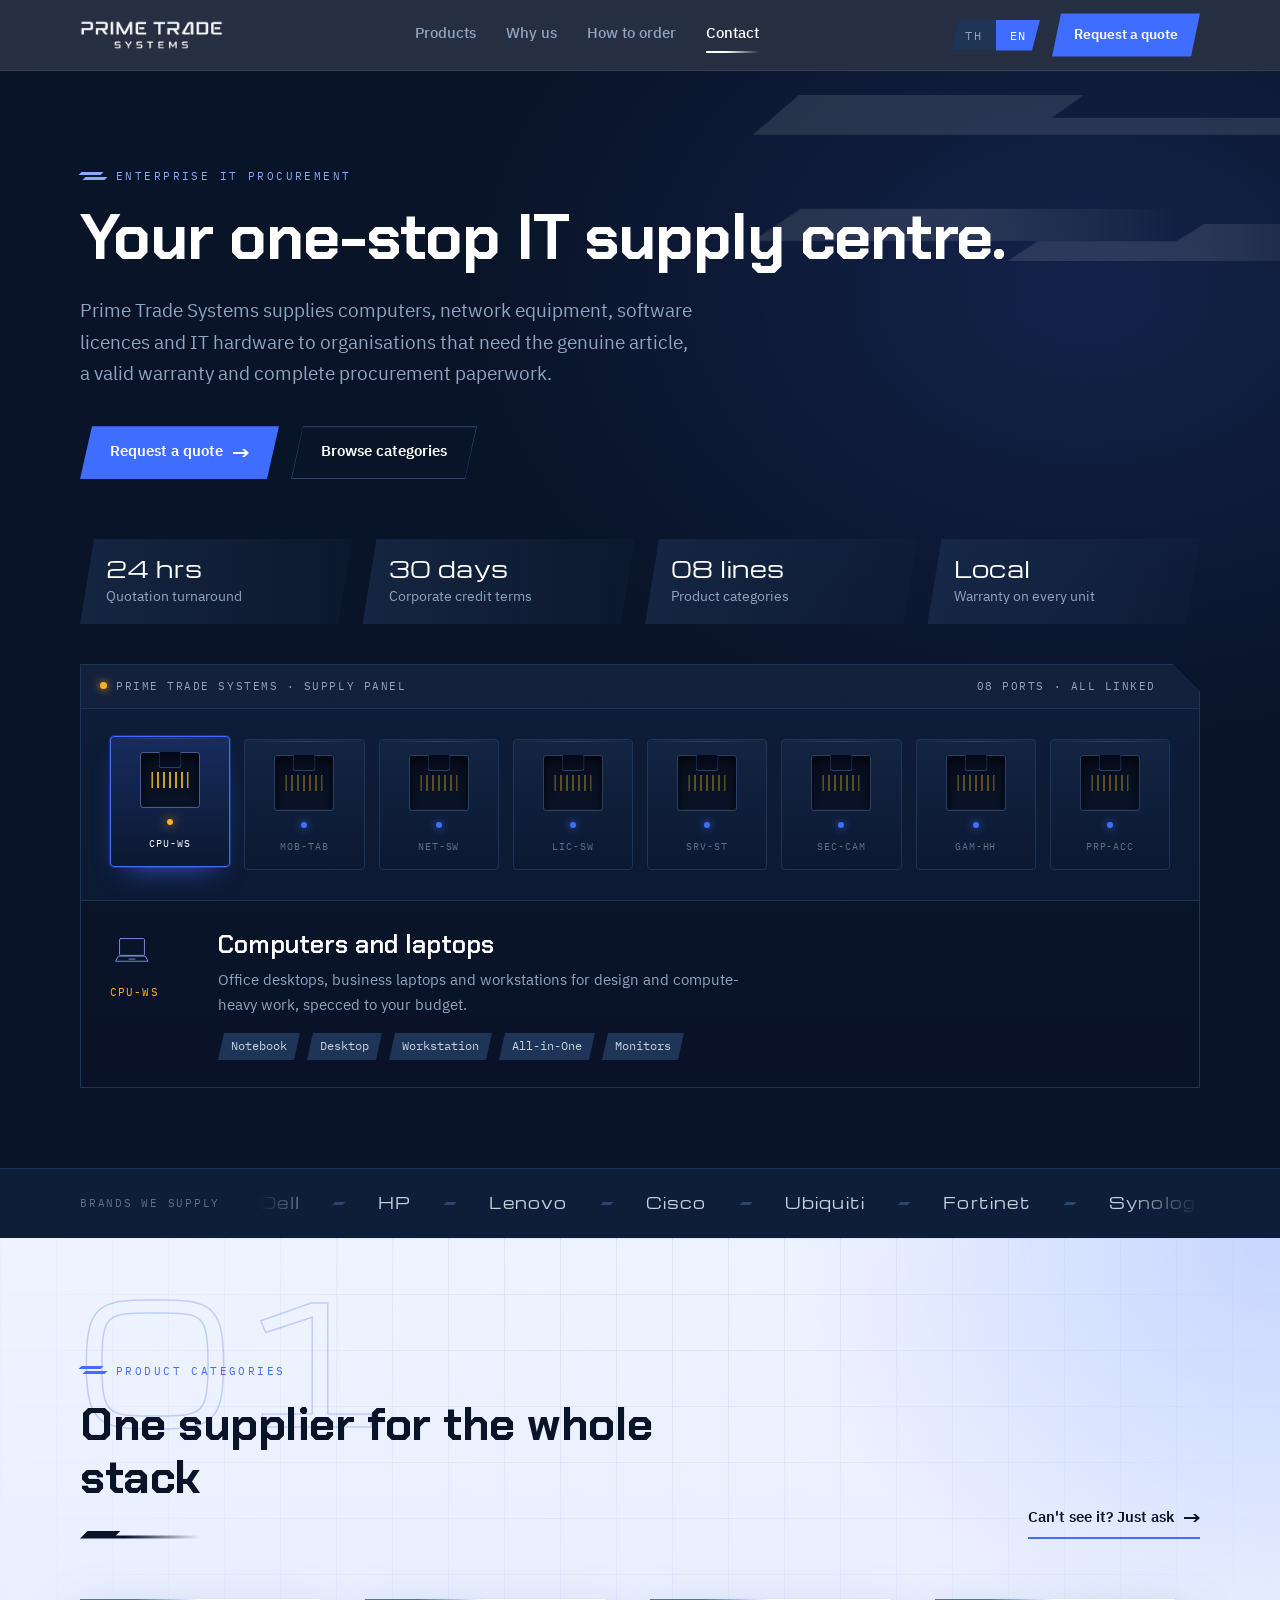
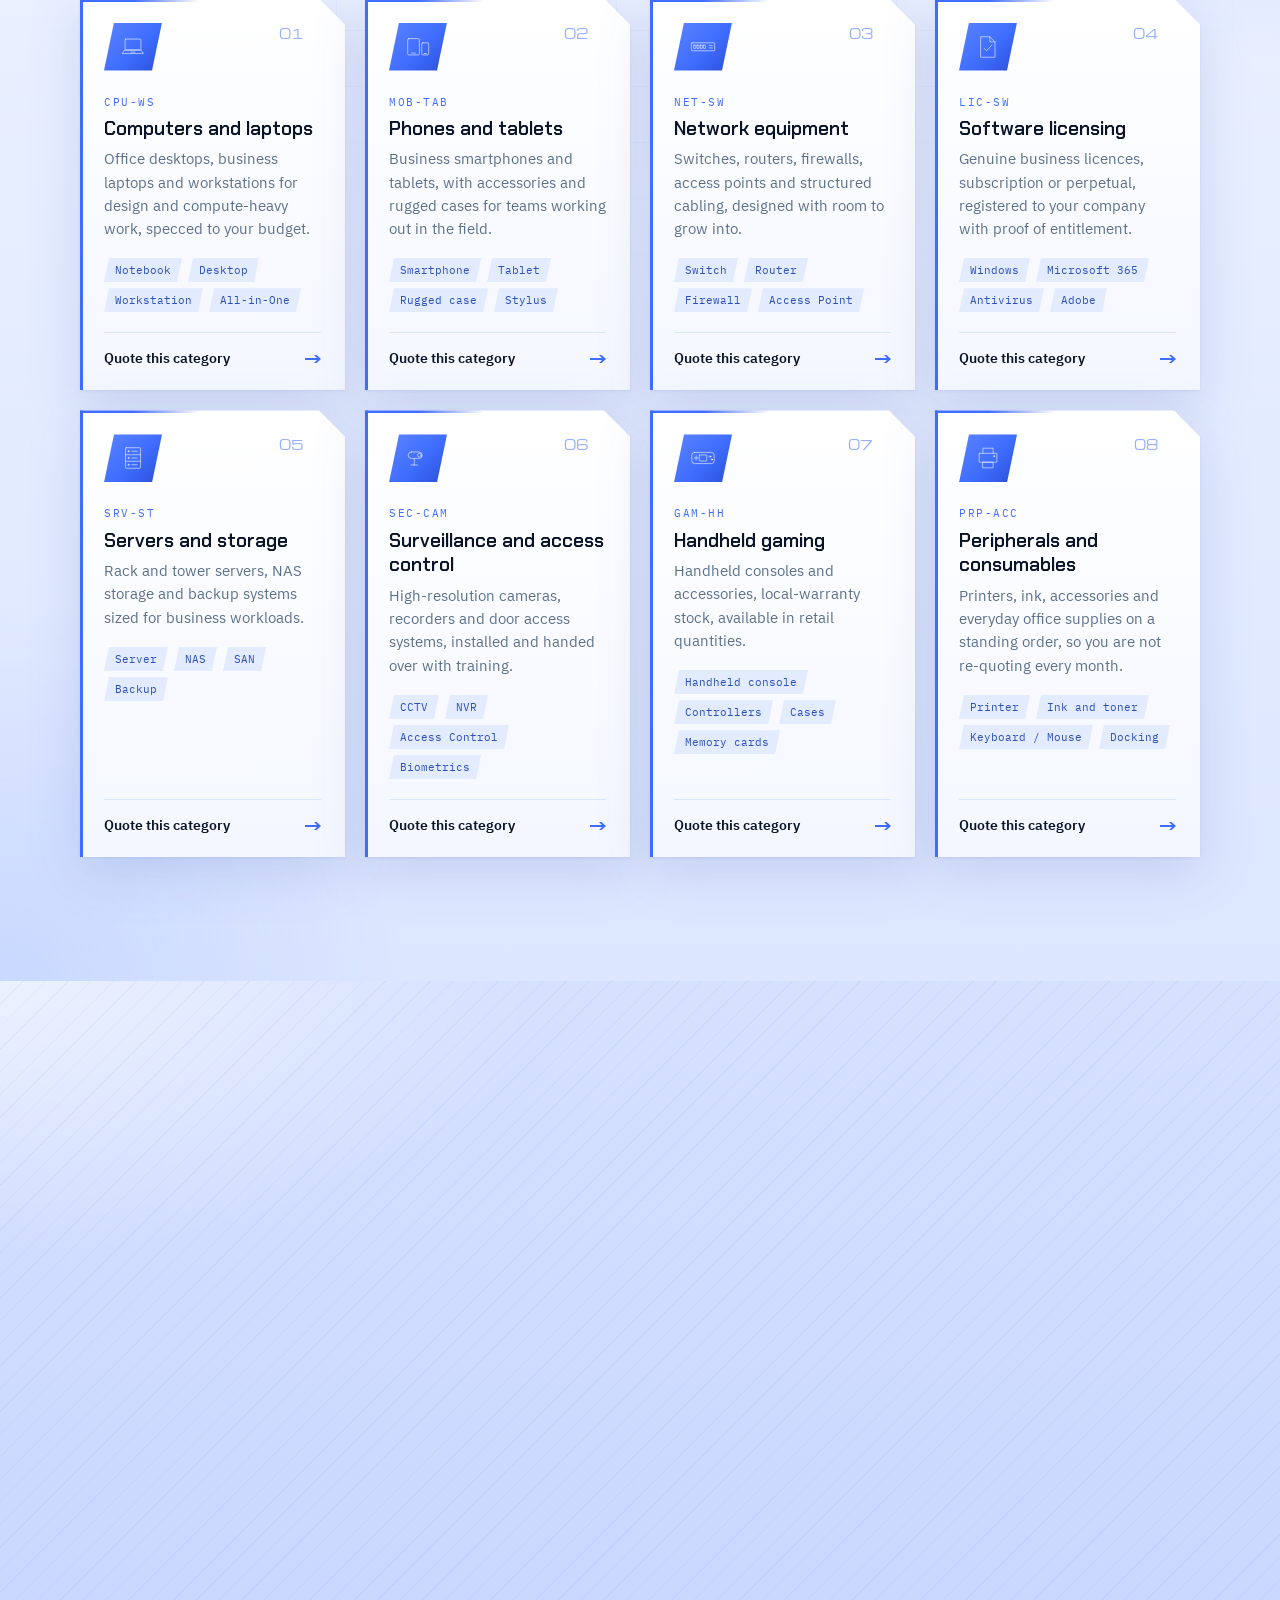
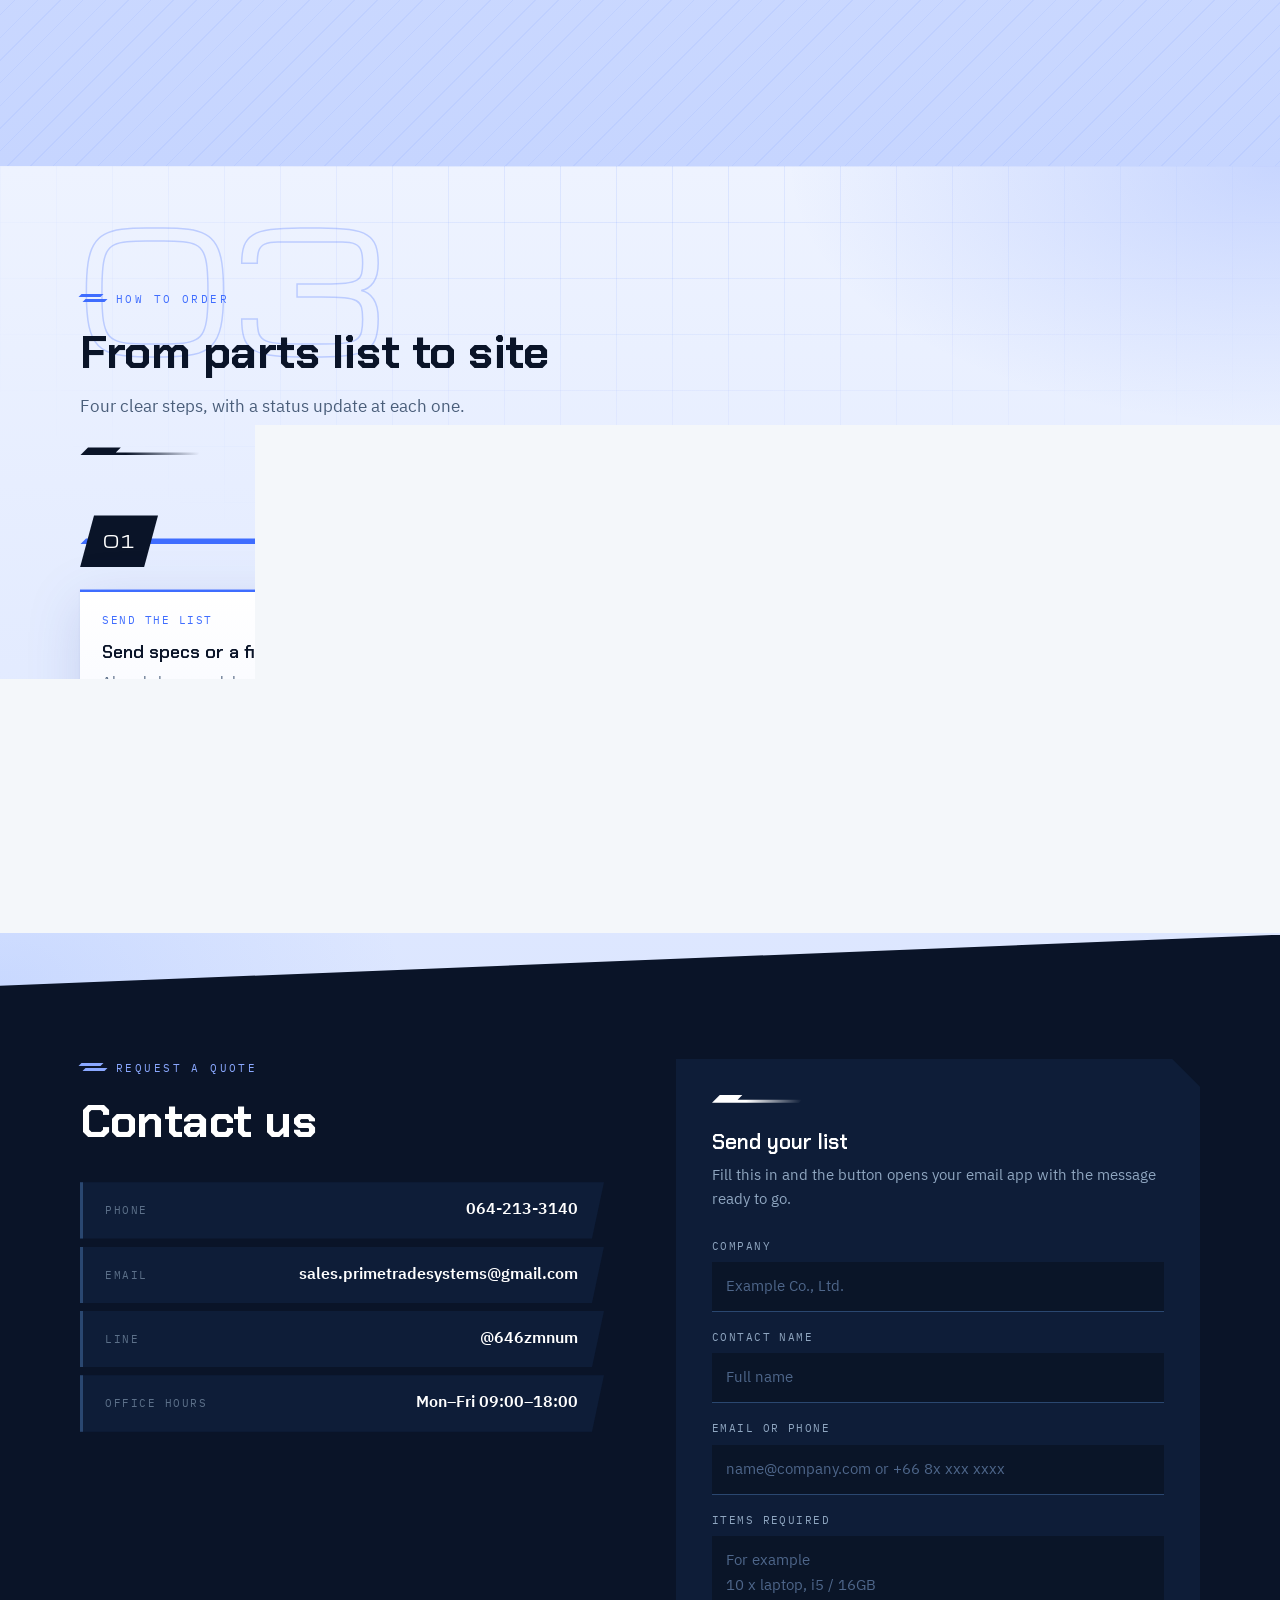
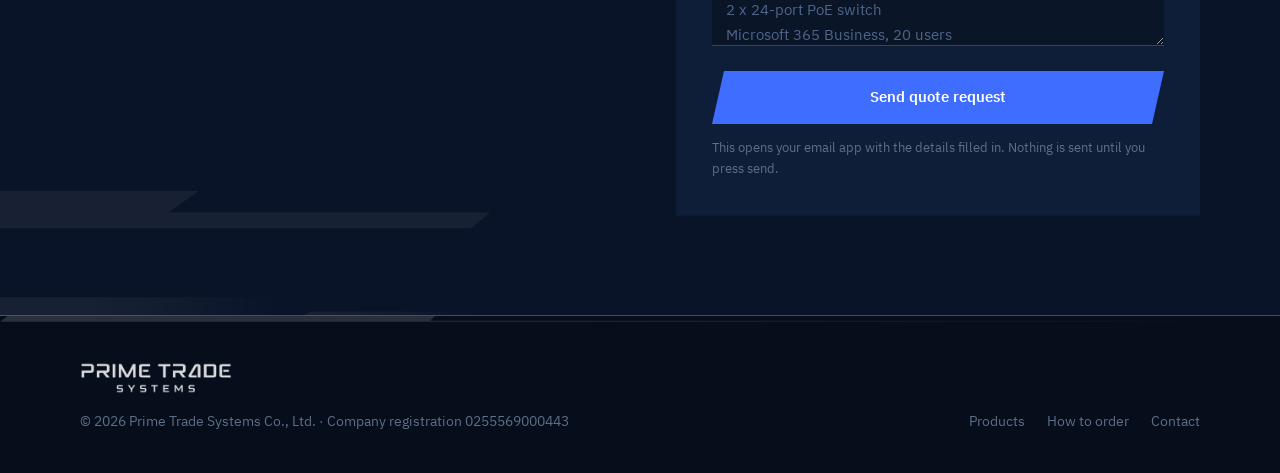
<file: index.html>
<!DOCTYPE html>
<html lang="th">
<head>
<meta charset="UTF-8">
<meta name="viewport" content="width=device-width, initial-scale=1">
<title>PRIME TRADE SYSTEMS — จัดหาคอมพิวเตอร์ อุปกรณ์เครือข่าย และไลเซนส์ซอฟต์แวร์</title>
<meta name="description" content="จัดหาคอมพิวเตอร์ อุปกรณ์เครือข่าย ไลเซนส์ซอฟต์แวร์ และอุปกรณ์ไอทีสำหรับองค์กร สินค้าของแท้ ใบรับประกันศูนย์ไทย ออกใบกำกับภาษีเต็มรูปแบบ ใบเสนอราคาภายใน 24 ชั่วโมง">
<meta name="theme-color" content="#0A1428">
<link rel="icon" href="favicon.png" sizes="32x32">
<link rel="icon" href="icon.png" sizes="512x512">
<link rel="apple-touch-icon" href="icon.png">

<meta property="og:type" content="website">
<meta property="og:site_name" content="PRIME TRADE SYSTEMS">
<meta property="og:title" content="PRIME TRADE SYSTEMS — จัดหาอุปกรณ์ไอทีสำหรับองค์กร">
<meta property="og:description" content="คอมพิวเตอร์ เครือข่าย ไลเซนส์ และอุปกรณ์ไอทีครบวงจร ใบเสนอราคาภายใน 24 ชั่วโมง">
<meta property="og:image" content="icon.png">
<meta property="og:locale" content="th_TH">
<meta name="twitter:card" content="summary">

<script type="application/ld+json">
{
  "@context":"https://schema.org",
  "@type":"Organization",
  "name":"Prime Trade Systems Co., Ltd.",
  "alternateName":"บริษัท ไพร์ม เทรด ซิสเต็ม จำกัด",
  "taxID":"0255569000443",
  "email":"sales.primetradesystems@gmail.com",
  "telephone":"+66642133140",
  "logo":"icon.png"
}
</script>

<link rel="preconnect" href="https://fonts.googleapis.com">
<link rel="preconnect" href="https://fonts.gstatic.com" crossorigin>
<link href="https://fonts.googleapis.com/css2?family=Chakra+Petch:wght@500;600;700&family=IBM+Plex+Mono:wght@400;500&family=IBM+Plex+Sans+Thai:wght@400;500;600&family=Michroma&display=swap" rel="stylesheet">

<style>
/* =========================================================
   PRIME TRADE SYSTEMS — brand system
   Everything visual is derived from the logo mark:
   slanted stripes, a stepped notch, and a white→navy fade.
   ========================================================= */
:root{
  /* navy scale (from the icon background) */
  --navy-950:#060D1B;
  --navy:#0A1428;
  --navy-2:#0E1D38;
  --steel:#1E3557;
  --steel-soft:#2A4770;

  /* silver scale (from the mark's white and its fade) */
  --white:#FFFFFF;
  --silver:#C6D2E1;
  --muted-dark:#8FA6C0;

  /* light surfaces */
  --paper:#F4F7FA;
  --paper-2:#E8EEF5;
  --rule:#D5DFEA;
  --ink:#0A1428;
  --muted:#5C7089;

  /* accents */
  --blue:#3F6DFF;
  --blue-hover:#2F5BEB;
  --blue-soft:#8AA8FF;
  --signal:#FFB020;

  /* the mark's fade, reused as the brand "streak" */
  --streak:linear-gradient(90deg,#fff 0%,#fff 38%,rgba(255,255,255,0) 100%);
  --streak-ink:linear-gradient(90deg,var(--ink) 0%,var(--ink) 38%,rgba(10,20,40,0) 100%);

  /* the mark's slant — used for every cut corner */
  --cut:12px;

  --wide:"Michroma","Chakra Petch",system-ui,sans-serif;
  --display:"Chakra Petch",system-ui,sans-serif;
  --body:"IBM Plex Sans Thai",system-ui,sans-serif;
  --mono:"IBM Plex Mono","IBM Plex Sans Thai",monospace;

  --shell:1200px;
  --pad:clamp(20px,5vw,40px);
  --ease:cubic-bezier(.2,.7,.3,1);
}

*{box-sizing:border-box;margin:0;padding:0}
html{scroll-behavior:smooth;-webkit-text-size-adjust:100%;scroll-padding-top:76px}
body{
  font-family:var(--body);
  background:var(--paper);
  color:var(--ink);
  line-height:1.65;
  font-size:16px;
  overflow-x:hidden;
}
img{max-width:100%;display:block}
a{color:inherit}
::selection{background:var(--blue);color:#fff}
:focus-visible{outline:2px solid var(--signal);outline-offset:3px;border-radius:2px}

.shell{width:100%;max-width:var(--shell);margin-inline:auto;padding-inline:var(--pad)}

.skip{position:absolute;left:-9999px;top:0;background:var(--signal);color:var(--ink);padding:12px 20px;z-index:999;font-weight:600}
.skip:focus{left:0}

/* ---------- brand primitives ---------- */

/* parallelogram, same slant as the logo stripes */
.slant{clip-path:polygon(var(--cut) 0,100% 0,calc(100% - var(--cut)) 100%,0 100%)}
/* cut corner (top-right), for cards */
.notch{clip-path:polygon(0 0,calc(100% - 22px) 0,100% 22px,100% 100%,0 100%)}

/* the logo stripe as a rule: thick left part, a stepped notch, thin tail */
.streak{
  display:block;height:8px;width:100%;
  background:var(--streak-ink);
  clip-path:polygon(0 100%,8px 0,34% 0,calc(34% - 5px) 5px,100% 5px,calc(100% - 3px) 100%);
}
.streak--light{background:var(--streak)}

/* eyebrow: two stepped mini-stripes instead of a plain line */
.eyebrow{
  font-family:var(--mono);font-size:11px;
  letter-spacing:.22em;text-transform:uppercase;color:var(--blue);
  display:flex;align-items:center;gap:14px;margin-bottom:18px;
}
.eyebrow::before{
  content:"";flex:none;width:22px;height:3px;margin-bottom:6px;
  background:currentColor;transform:skewX(-45deg);
  box-shadow:9px 5px 0 0 currentColor;
}
.eyebrow--light{color:var(--blue-soft)}

.h2{font-family:var(--display);font-weight:700;font-size:clamp(28px,4vw,46px);line-height:1.16;letter-spacing:-.01em}
.lede{color:var(--muted);max-width:56ch;margin-top:14px;font-size:clamp(15px,1.6vw,17px)}

/* ---------- buttons ---------- */
.btn{
  position:relative;isolation:isolate;
  display:inline-flex;align-items:center;justify-content:center;gap:10px;
  font-family:var(--body);font-weight:600;font-size:15px;
  padding:14px 30px;border:0;
  text-decoration:none;cursor:pointer;
  clip-path:polygon(var(--cut) 0,100% 0,calc(100% - var(--cut)) 100%,0 100%);
  transition:background .2s,color .2s,transform .12s;
}
.btn:active{transform:translateY(1px)}
.btn__arw{width:16px;height:10px;transition:transform .25s var(--ease)}
.btn:hover .btn__arw{transform:translateX(4px)}

.btn--primary{background:var(--blue);color:#fff}
.btn--primary:hover{background:var(--blue-hover)}
/* a light sweep across the button, like the mark's fade */
.btn--primary::after{
  content:"";position:absolute;inset:0;z-index:-1;
  background:linear-gradient(100deg,transparent 30%,rgba(255,255,255,.28) 50%,transparent 70%);
  transform:translateX(-120%);transition:transform .6s var(--ease);
}
.btn--primary:hover::after{transform:translateX(120%)}

/* ghost: 1px outline done with an inset layer, so the slant survives */
.btn--ghost{background:var(--steel-soft);color:#fff}
.btn--ghost::before{
  content:"";position:absolute;inset:1px;z-index:-1;background:var(--navy);
  clip-path:polygon(calc(var(--cut) - 1px) 0,100% 0,calc(100% - var(--cut) + 1px) 100%,0 100%);
  transition:background .2s;
}
.btn--ghost:hover{background:var(--blue-soft)}
.btn--ghost:hover::before{background:var(--navy-2)}

.btn--sm{padding:10px 22px;font-size:14px;--cut:9px}
.btn--wide{width:100%}

/* ---------- header ---------- */
.hdr{
  position:sticky;top:0;z-index:100;
  background:rgba(10,20,40,.88);
  backdrop-filter:blur(14px);-webkit-backdrop-filter:blur(14px);
  border-bottom:1px solid rgba(138,168,255,.12);
}
.hdr__in{display:flex;align-items:center;justify-content:space-between;gap:18px;height:70px}
.hdr__right{display:flex;align-items:center;gap:12px}

.brand{display:flex;align-items:center;text-decoration:none;flex:none}
.brand__logo{height:30px;width:auto;display:block}
@media(max-width:520px){.brand__logo{height:23px}}

.nav{display:flex;align-items:center;gap:30px}
.nav a{
  position:relative;color:var(--muted-dark);text-decoration:none;
  font-size:14.5px;font-weight:500;transition:color .2s;padding-block:6px;
}
.nav a::after{
  content:"";position:absolute;left:0;right:0;bottom:0;height:2px;
  background:var(--streak);transform:scaleX(0);transform-origin:left;
  transition:transform .3s var(--ease);
}
.nav a:hover,.nav a.is-here{color:#fff}
.nav a:hover::after,.nav a.is-here::after{transform:scaleX(1)}
@media(max-width:980px){.nav{display:none}}

.lang{display:flex;background:var(--steel);flex:none;clip-path:polygon(8px 0,100% 0,calc(100% - 8px) 100%,0 100%)}
.lang__b{
  font-family:var(--mono);font-size:11.5px;letter-spacing:.1em;
  background:transparent;color:var(--muted-dark);
  border:0;padding:8px 14px;cursor:pointer;
  transition:background .18s,color .18s;
}
.lang__b:hover{color:#fff}
.lang__b.is-on{background:var(--blue);color:#fff}

.menu-b{
  display:none;width:42px;height:38px;border:0;cursor:pointer;
  background:var(--steel);color:#fff;
  clip-path:polygon(8px 0,100% 0,calc(100% - 8px) 100%,0 100%);
  align-items:center;justify-content:center;
}
.menu-b svg{width:20px;height:14px}
@media(max-width:980px){.menu-b{display:inline-flex}}
@media(max-width:560px){.hdr .btn--sm{display:none}}

.mnav{
  display:none;border-top:1px solid var(--steel);
  background:var(--navy);padding:8px var(--pad) 20px;
}
.mnav.is-open{display:block}
.mnav a{
  display:flex;justify-content:space-between;align-items:center;
  color:var(--silver);text-decoration:none;font-weight:500;
  padding:14px 0;border-bottom:1px solid var(--steel);
}
.mnav a span{font-family:var(--mono);font-size:11px;color:var(--muted)}
@media(min-width:981px){.mnav{display:none!important}}

/* ---------- hero ---------- */
.hero{
  background:
    radial-gradient(ellipse 70% 60% at 85% 20%,rgba(63,109,255,.16),transparent 70%),
    var(--navy);
  color:#fff;position:relative;overflow:hidden;
  padding-block:clamp(56px,8vw,96px) clamp(48px,7vw,80px);
}
/* the brand mark, large, sliding in from the left like motion lines */
.hero__mark{
  position:absolute;pointer-events:none;
  right:clamp(-220px,-10vw,-60px);top:clamp(-10px,1vw,20px);
  width:clamp(420px,52vw,760px);height:auto;opacity:.11;
}
@media(max-width:700px){.hero__mark{top:auto;bottom:38%;opacity:.08}}
.hero__mark .s{transform:translateX(-80px);opacity:0;animation:streakIn 1.1s var(--ease) forwards}
.hero__mark .s2{animation-delay:.12s}
.hero__mark .s3{animation-delay:.24s}
@keyframes streakIn{to{transform:none;opacity:1}}

.hero__in{position:relative;z-index:1}
.hero__head{max-width:1040px}
.nowrap{white-space:nowrap}
.hero h1{font-family:var(--display);font-weight:700;font-size:clamp(34px,5.4vw,64px);line-height:1.08;letter-spacing:-.015em}
.hero h1 .hl{
  background:linear-gradient(90deg,#fff 0%,var(--blue-soft) 55%,var(--blue) 100%);
  -webkit-background-clip:text;background-clip:text;color:transparent;
}
.hero__sub{margin-top:24px;font-size:clamp(16px,1.9vw,19px);color:var(--muted-dark);max-width:56ch}
.hero__cta{display:flex;flex-wrap:wrap;gap:12px;margin-top:36px}

/* key facts — each one sits on a slanted plate */
.facts{
  display:grid;grid-template-columns:repeat(4,1fr);gap:10px;
  margin-top:clamp(40px,6vw,60px);list-style:none;
}
@media(max-width:860px){.facts{grid-template-columns:repeat(2,1fr)}}
.fact{
  position:relative;padding:16px 22px 16px 26px;
  background:linear-gradient(90deg,rgba(30,53,87,.55),rgba(30,53,87,.12));
  clip-path:polygon(14px 0,100% 0,calc(100% - 14px) 100%,0 100%);
}
.fact__n{font-family:var(--wide);font-size:clamp(17px,2.2vw,22px);letter-spacing:.02em;color:#fff;line-height:1.3;display:block}
.fact__l{font-size:13.5px;color:var(--muted-dark);display:block;margin-top:2px}

.rise{opacity:0;transform:translateY(18px);animation:rise .8s var(--ease) forwards}
.rise:nth-child(1){animation-delay:.05s}
.rise:nth-child(2){animation-delay:.14s}
.rise:nth-child(3){animation-delay:.23s}
.rise:nth-child(4){animation-delay:.32s}
@keyframes rise{to{opacity:1;transform:none}}

/* ---------- port panel ---------- */
.panel{
  margin-top:clamp(28px,4vw,40px);
  background:linear-gradient(180deg,var(--navy-2),#0B1730);
  box-shadow:0 24px 60px -30px rgba(0,0,0,.9);
  position:relative;
  clip-path:polygon(0 0,calc(100% - 28px) 0,100% 28px,100% 100%,0 100%);
}
.panel::before{ /* hairline border that follows the cut corner */
  content:"";position:absolute;inset:0;pointer-events:none;
  border:1px solid var(--steel);
  clip-path:polygon(0 0,calc(100% - 28px) 0,100% 28px,100% 100%,0 100%);
}
.panel__cut{ /* the diagonal edge line */
  position:absolute;right:0;top:0;width:40px;height:40px;pointer-events:none;
  background:linear-gradient(225deg,transparent 19px,var(--steel) 19px,var(--steel) 20.4px,transparent 20.4px);
}
.panel__bar{
  display:flex;align-items:center;justify-content:space-between;gap:16px;flex-wrap:wrap;
  padding:13px 44px 13px 20px;border-bottom:1px solid var(--steel);
  background:rgba(255,255,255,.02);
  font-family:var(--mono);font-size:11px;letter-spacing:.14em;
  text-transform:uppercase;color:var(--muted-dark);
}
.panel__pwr{display:flex;align-items:center;gap:9px}
.panel__pwr i{width:7px;height:7px;border-radius:50%;background:var(--signal);box-shadow:0 0 9px var(--signal);flex:none}

.ports{
  display:grid;grid-template-columns:repeat(8,1fr);
  gap:clamp(8px,1.2vw,14px);
  padding:clamp(18px,3vw,30px);
}
@media(max-width:940px){.ports{grid-template-columns:repeat(4,1fr)}}

.port{
  position:relative;
  display:flex;flex-direction:column;align-items:center;gap:11px;
  padding:15px 6px 13px;
  background:linear-gradient(180deg,rgba(30,53,87,.34),rgba(10,23,48,.55));
  border:1px solid var(--steel);border-radius:4px;
  cursor:pointer;opacity:0;color:inherit;font:inherit;
  transition:border-color .25s,background .25s,transform .22s,box-shadow .25s;
}
.port__bevel{
  position:absolute;left:1px;right:1px;top:1px;height:1px;
  background:linear-gradient(90deg,transparent,rgba(255,255,255,.14),transparent);
  pointer-events:none;
}
.port.is-on{opacity:1}

.jack{
  position:relative;
  width:clamp(44px,5.2vw,60px);aspect-ratio:1/.94;
  background:linear-gradient(180deg,#060D1C,#0A1428);
  border:1px solid #24406B;border-radius:3px;
  box-shadow:inset 0 3px 9px rgba(0,0,0,.8),inset 0 -1px 0 rgba(255,255,255,.05);
}
.jack::before{
  content:"";position:absolute;left:50%;top:-1px;transform:translateX(-50%);
  width:36%;height:28%;
  background:linear-gradient(180deg,#04091A,#070E1F);
  border:1px solid #24406B;border-top:0;border-radius:0 0 3px 3px;
}
.jack::after{
  content:"";position:absolute;left:50%;top:34%;transform:translateX(-50%);
  width:64%;height:30%;
  background:repeating-linear-gradient(90deg,#C9A227 0 1.5px,transparent 1.5px 6px);
  opacity:.42;transition:opacity .3s;
}

.port__led{width:6px;height:6px;border-radius:50%;background:#152744;flex:none;transition:background .3s,box-shadow .3s}
.port__sku{font-family:var(--mono);font-size:10px;letter-spacing:.09em;color:var(--muted);white-space:nowrap;transition:color .25s}
@media(max-width:420px){.port__sku{font-size:9px;letter-spacing:.04em}}

.port.is-on .port__led{background:var(--blue);box-shadow:0 0 9px var(--blue);animation:blink 2.8s ease-in-out infinite}
.port:hover,.port:focus-visible{border-color:var(--steel-soft);transform:translateY(-3px)}
.port:hover .port__sku,.port:focus-visible .port__sku{color:var(--muted-dark)}
.port:hover .jack::after{opacity:.7}

.port.is-active{
  border-color:var(--blue);transform:translateY(-3px);
  background:linear-gradient(180deg,rgba(63,109,255,.2),rgba(10,23,48,.6));
  box-shadow:0 0 0 1px rgba(63,109,255,.3),0 14px 30px -16px rgba(63,109,255,.85);
}
.port.is-active .jack{border-color:#3C5F96}
.port.is-active .jack::after{opacity:1}
.port.is-active .port__sku{color:#fff}
.port.is-active .port__led{background:var(--signal);box-shadow:0 0 12px var(--signal);animation:none}
@keyframes blink{0%,100%{opacity:1}46%{opacity:1}50%{opacity:.3}54%{opacity:1}}

.readout{
  border-top:1px solid var(--steel);
  padding:clamp(20px,2.8vw,28px) clamp(18px,3vw,30px);
  display:grid;grid-template-columns:78px 1fr;gap:clamp(18px,3vw,30px);
  align-items:start;min-height:150px;background:rgba(0,0,0,.2);
}
@media(max-width:620px){.readout{grid-template-columns:1fr;gap:14px;min-height:0}}
.readout__key{display:flex;flex-direction:column;align-items:flex-start;gap:10px}
.readout__ico{width:44px;height:44px;color:var(--blue-soft);opacity:.9}
.readout__sku{font-family:var(--mono);font-size:11px;letter-spacing:.1em;color:var(--signal)}
.readout__t{font-family:var(--display);font-weight:600;font-size:clamp(19px,2.6vw,25px);line-height:1.3;color:#fff}
.readout__d{color:var(--muted-dark);font-size:15px;margin-top:8px;max-width:62ch}
.readout__items{display:flex;flex-wrap:wrap;gap:7px;margin-top:14px}
.readout__items span{
  font-family:var(--mono);font-size:11.5px;color:var(--silver);
  background:var(--steel);padding:4px 13px;
  clip-path:polygon(6px 0,100% 0,calc(100% - 6px) 100%,0 100%);
}
.readout__hint{color:var(--muted);font-size:14.5px;font-family:var(--mono);letter-spacing:.03em}
.readout__body{animation:fade .3s ease}
@keyframes fade{from{opacity:0;transform:translateY(5px)}to{opacity:1}}

/* ---------- brand marquee ---------- */
.supply{background:var(--navy-2);border-top:1px solid var(--steel);color:var(--muted-dark);padding-block:22px;overflow:hidden}
.supply__in{display:flex;align-items:center;gap:clamp(18px,4vw,40px)}
.supply__lbl{font-family:var(--mono);font-size:11px;letter-spacing:.16em;text-transform:uppercase;color:var(--muted);flex:none}
.marquee{
  flex:1;min-width:0;overflow:hidden;
  mask-image:linear-gradient(90deg,transparent,#000 8%,#000 92%,transparent);
  -webkit-mask-image:linear-gradient(90deg,transparent,#000 8%,#000 92%,transparent);
}
.marquee__track{display:flex;width:max-content;animation:slide 38s linear infinite}
.marquee:hover .marquee__track{animation-play-state:paused}
.supply__list{display:flex;align-items:center;list-style:none;flex:none}
.supply__list li{
  font-family:var(--wide);font-size:clamp(13px,1.5vw,15px);letter-spacing:.08em;
  color:var(--silver);white-space:nowrap;display:flex;align-items:center;
}
.supply__list li::after{ /* slash separator in the mark's slant */
  content:"";width:10px;height:3px;background:var(--steel-soft);
  transform:skewX(-45deg);margin-inline:clamp(20px,3vw,34px);
}
@keyframes slide{to{transform:translateX(-50%)}}
@media(max-width:620px){.supply__in{flex-direction:column;align-items:flex-start;gap:12px}.marquee{width:100%}}

/* ---------- light sections ---------- */
.sec{position:relative;isolation:isolate;overflow:hidden;padding-block:clamp(72px,10vw,124px)}
.sec--paper{
  background:
    radial-gradient(ellipse 55% 45% at 100% 0%,rgba(63,109,255,.22),transparent 70%),
    radial-gradient(ellipse 45% 40% at 0% 100%,rgba(120,160,255,.20),transparent 70%),
    linear-gradient(180deg,#EEF3FF 0%,#DCE6FF 100%);
}
.sec--paper::before{ /* faint blueprint grid, fading out downwards */
  content:"";position:absolute;inset:0;z-index:-1;pointer-events:none;
  background-image:
    linear-gradient(rgba(63,109,255,.10) 1px,transparent 1px),
    linear-gradient(90deg,rgba(63,109,255,.10) 1px,transparent 1px);
  background-size:56px 56px;
  -webkit-mask-image:radial-gradient(ellipse 80% 70% at 50% 0%,#000 10%,transparent 75%);
          mask-image:radial-gradient(ellipse 80% 70% at 50% 0%,#000 10%,transparent 75%);
}
.sec--mist{
  background:
    repeating-linear-gradient(135deg,rgba(63,109,255,.07) 0 1px,transparent 1px 16px),
    radial-gradient(ellipse 60% 50% at 0% 0%,rgba(255,255,255,.55),transparent 70%),
    linear-gradient(180deg,#D6E1FF,#C6D5FF);
}
.sec--last{padding-bottom:clamp(110px,14vw,170px)}
.sec__mark{position:absolute;z-index:-1;pointer-events:none;height:auto;opacity:.07}
.sec__mark--r{right:clamp(-220px,-12vw,-80px);top:clamp(40px,6vw,90px);width:clamp(420px,50vw,760px)}
.sec__mark--l{left:clamp(-240px,-14vw,-90px);bottom:clamp(90px,10vw,140px);width:clamp(380px,44vw,680px)}

.sec__head{position:relative;max-width:680px;margin-bottom:clamp(40px,5vw,60px)}
.sec__head .streak{width:120px;margin-top:26px}
.sec__num{ /* big outlined section number behind the heading */
  position:absolute;left:-4px;top:-.55em;z-index:-1;pointer-events:none;user-select:none;
  font-family:var(--wide);font-size:clamp(88px,13vw,168px);line-height:1;letter-spacing:-.02em;
  color:transparent;-webkit-text-stroke:1.5px rgba(63,109,255,.28);
}
.sec__row{display:flex;justify-content:space-between;align-items:flex-end;gap:24px 40px;flex-wrap:wrap;margin-bottom:clamp(40px,5vw,60px)}
.sec__row .sec__head{margin-bottom:0}
.sec .lede{color:#4A5E7A}

.more{display:inline-flex;align-items:center;gap:10px;font-weight:600;font-size:15px;color:var(--ink);text-decoration:none;padding-bottom:6px;border-bottom:2px solid var(--blue);transition:color .2s}
.more:hover{color:var(--blue)}
.arw{width:16px;height:10px;flex:none;transition:transform .25s var(--ease)}
.more:hover .arw,.pcard__go:hover .arw{transform:translateX(4px)}

/* staggered reveal (class is removed by JS once the entrance has played) */
.stag>*{opacity:0;transform:translateY(20px);transition:opacity .6s ease,transform .7s var(--ease);transition-delay:calc(var(--i,0) * 70ms)}
.stag.seen>*{opacity:1;transform:none}

/* brand icon tile: navy parallelogram */
.tile{
  display:grid;place-items:center;flex:none;width:58px;height:48px;
  background:linear-gradient(135deg,#5B84FF,var(--blue) 55%,#2A4FD6);color:#fff;
  clip-path:polygon(10px 0,100% 0,calc(100% - 10px) 100%,0 100%);
  transition:background .3s,color .3s;
}
.tile svg{width:28px;height:28px}

/* shadow lives on the wrapper so the clipped card keeps its depth */
.pcard,.feat,.tl__card{
  filter:drop-shadow(0 1px 1px rgba(30,60,150,.08)) drop-shadow(0 14px 26px rgba(30,60,150,.14));
  transition:transform .35s var(--ease),filter .35s var(--ease);
}
.pcard:hover,.feat:hover,.tl__step:hover .tl__card{
  transform:translateY(-6px);
  filter:drop-shadow(0 2px 2px rgba(30,60,150,.10)) drop-shadow(0 22px 36px rgba(30,60,150,.24));
}

/* products */
.pgrid{display:grid;grid-template-columns:repeat(4,minmax(0,1fr));gap:20px}
@media(max-width:1080px){.pgrid{grid-template-columns:repeat(2,minmax(0,1fr))}}
@media(max-width:560px){.pgrid{grid-template-columns:1fr}}
.pcard__in{
  position:relative;height:100%;display:flex;flex-direction:column;
  background:linear-gradient(180deg,#FFFFFF 0%,#F4F7FF 100%);padding:24px 24px 20px;box-shadow:inset 3px 0 0 var(--blue);
  clip-path:polygon(0 0,calc(100% - 26px) 0,100% 26px,100% 100%,0 100%);
}
.pcard__in::before{ /* blue streak that grows along the top on hover */
  content:"";position:absolute;left:0;top:0;height:3px;width:100%;
  background:linear-gradient(90deg,var(--blue),var(--blue) 45%,rgba(63,109,255,0));
  transform:scaleX(.45);transform-origin:left;transition:transform .5s var(--ease);
}
.pcard:hover .pcard__in::before{transform:scaleX(1)}
.pcard:hover .tile,.feat:hover .tile{background:linear-gradient(135deg,#132A52,var(--navy));color:var(--blue-soft)}
.pcard__top{display:flex;justify-content:space-between;align-items:flex-start;margin-bottom:22px}
.pcard__n{font-family:var(--wide);font-size:13px;color:rgba(63,109,255,.55);padding-right:18px}
.pcard__sku{font-family:var(--mono);font-size:11px;letter-spacing:.14em;color:var(--blue);margin-bottom:6px}
.pcard__t{font-family:var(--display);font-weight:600;font-size:19px;line-height:1.3;margin-bottom:8px}
.pcard__d{color:var(--muted);font-size:14.5px;line-height:1.6}
.pcard__tags{display:flex;flex-wrap:wrap;gap:6px;list-style:none;margin:16px 0 20px}
.pcard__tags li{
  font-family:var(--mono);font-size:11px;color:#2C4FB8;background:#E3EBFF;
  padding:3px 11px;clip-path:polygon(5px 0,100% 0,calc(100% - 5px) 100%,0 100%);
}
.pcard__go{
  margin-top:auto;display:flex;align-items:center;justify-content:space-between;gap:10px;
  padding-top:14px;border-top:1px solid #DCE6FF;
  font-weight:600;font-size:14px;color:var(--ink);text-decoration:none;transition:color .2s;
}
.pcard__go:hover{color:var(--blue)}
.pcard__go .arw{color:var(--blue)}

/* why: feature cards */

.feats{display:grid;grid-template-columns:repeat(4,minmax(0,1fr));gap:20px}
@media(max-width:1080px){.feats{grid-template-columns:repeat(2,minmax(0,1fr))}}
@media(max-width:560px){.feats{grid-template-columns:1fr}}
.feat__in{
  position:relative;height:100%;background:linear-gradient(180deg,#FFFFFF 0%,#F4F7FF 100%);padding:clamp(24px,2.8vw,30px);box-shadow:inset 0 3px 0 var(--blue);
  clip-path:polygon(0 0,calc(100% - 24px) 0,100% 24px,100% 100%,0 100%);
}
.feat__top{display:flex;align-items:center;gap:14px;margin-bottom:18px}
.feat__k{font-family:var(--mono);font-size:11px;letter-spacing:.14em;text-transform:uppercase;color:var(--blue)}
.feat__k b{font-family:var(--wide);font-weight:400;color:rgba(63,109,255,.55);margin-right:8px;letter-spacing:0}
.feat__t{font-family:var(--display);font-weight:600;font-size:19px;line-height:1.35;margin-bottom:8px}
.feat__d{color:var(--muted);font-size:15px}

/* process: timeline on a logo-stripe track */
.tl{list-style:none;display:grid;grid-template-columns:repeat(4,minmax(0,1fr));gap:22px;position:relative}
.tl::before{
  content:"";position:absolute;left:0;right:0;top:23px;height:6px;
  background:linear-gradient(90deg,var(--blue),var(--blue) 35%,rgba(63,109,255,.25) 100%);
  clip-path:polygon(0 100%,6px 0,34% 0,calc(34% - 3px) 3px,100% 3px,100% 100%);
}
.tl__step{position:relative;display:flex;flex-direction:column}
.tl__badge{
  position:relative;display:grid;place-items:center;width:78px;height:52px;margin-bottom:22px;
  font-family:var(--wide);font-size:17px;color:#fff;background:var(--navy);
  clip-path:polygon(14px 0,100% 0,calc(100% - 14px) 100%,0 100%);
}
.tl__step:last-child .tl__badge{background:var(--blue)}
.tl__card{flex:1}
.tl__in{
  height:100%;background:linear-gradient(180deg,#FFFFFF 0%,#F4F7FF 100%);padding:22px 22px 24px;box-shadow:inset 0 3px 0 var(--blue);
  clip-path:polygon(0 0,calc(100% - 20px) 0,100% 20px,100% 100%,0 100%);
}
.tl__k{display:block;font-family:var(--mono);font-size:11px;letter-spacing:.14em;text-transform:uppercase;color:var(--blue);margin-bottom:10px}
.tl__t{font-family:var(--display);font-weight:600;font-size:18px;line-height:1.35;margin-bottom:8px}
.tl__d{color:var(--muted);font-size:14.5px}
@media(max-width:900px){
  .tl{grid-template-columns:1fr;gap:18px}
  .tl::before{left:37px;right:auto;top:0;bottom:0;width:4px;height:auto;clip-path:none;background:linear-gradient(180deg,var(--blue),rgba(63,109,255,.2))}
  .tl__step{display:grid;grid-template-columns:78px minmax(0,1fr);gap:16px;align-items:start}
  .tl__badge{margin-bottom:0}
}

@media(prefers-reduced-motion:reduce){
  .stag>*{opacity:1;transform:none}
}

/* ---------- quote ---------- */
.quote{
  background:var(--navy);color:#fff;position:relative;overflow:hidden;
  padding-block:clamp(84px,11vw,124px) clamp(64px,9vw,100px);
  clip-path:polygon(0 clamp(24px,4vw,56px),100% 0,100% 100%,0 100%);
  margin-top:calc(-1 * clamp(24px,4vw,56px));
}
.quote__mark{position:absolute;left:-120px;bottom:-40px;width:620px;opacity:.06;pointer-events:none}
.quote__grid{position:relative;display:grid;grid-template-columns:1fr 1fr;gap:clamp(32px,6vw,72px);align-items:start}
@media(max-width:840px){.quote__grid{grid-template-columns:1fr}}
.quote h2{color:#fff}
.quote .lede{color:var(--muted-dark)}

.contact{margin-top:34px;display:grid;gap:8px}
.contact__row{
  background:var(--navy-2);padding:15px 26px 15px 22px;
  display:flex;justify-content:space-between;align-items:center;gap:16px;flex-wrap:wrap;
  clip-path:polygon(0 0,100% 0,calc(100% - 12px) 100%,0 100%);
  border-left:3px solid var(--steel-soft);transition:border-color .2s,background .2s;
}
.contact__row:hover{border-left-color:var(--blue);background:#112244}
.contact__k{font-family:var(--mono);font-size:11px;letter-spacing:.14em;text-transform:uppercase;color:var(--muted)}
.contact__v{font-weight:600;font-size:16px;color:#fff;text-decoration:none;word-break:break-all}
a.contact__v:hover{color:var(--blue-soft)}

.card{
  background:var(--navy-2);padding:clamp(24px,3.4vw,36px);position:relative;
  clip-path:polygon(0 0,calc(100% - 28px) 0,100% 28px,100% 100%,0 100%);
}
.card .streak{width:90px;margin-bottom:22px}
.card__t{font-family:var(--display);font-weight:600;font-size:21px;margin-bottom:6px}
.card__s{color:var(--muted-dark);font-size:14.5px;margin-bottom:24px}

.field{margin-bottom:16px}
.field label{display:block;font-family:var(--mono);font-size:11px;letter-spacing:.13em;text-transform:uppercase;color:var(--muted-dark);margin-bottom:7px}
.field input,.field textarea{
  width:100%;font-family:var(--body);font-size:15px;color:#fff;
  background:rgba(0,0,0,.28);border:0;border-bottom:1px solid var(--steel-soft);
  padding:12px 14px;transition:border-color .2s,background .2s;border-radius:0;
}
.field input:focus,.field textarea:focus{outline:none;border-bottom-color:var(--blue);background:rgba(0,0,0,.4)}
.field textarea{resize:vertical;min-height:110px}
.field input::placeholder,.field textarea::placeholder{color:#4E668A}
.note{font-size:13px;color:var(--muted);margin-top:14px;line-height:1.6}

/* ---------- footer ---------- */
.ftr{background:var(--navy-950);color:var(--muted);padding-block:0 40px}
.ftr .streak{height:6px;opacity:.14;margin-bottom:40px}
.ftr__in{display:flex;justify-content:space-between;gap:26px;flex-wrap:wrap;align-items:flex-end;font-size:14px}
.ftr__logo{height:32px;width:auto;display:block;margin-bottom:16px;opacity:.9}
.ftr__links{display:flex;gap:22px;flex-wrap:wrap}
.ftr__links a{text-decoration:none;transition:color .2s}
.ftr__links a:hover{color:var(--blue-soft)}

/* ---------- floating LINE ---------- */
.fab{
  position:fixed;right:clamp(14px,3vw,26px);bottom:clamp(14px,3vw,26px);z-index:90;
  display:inline-flex;align-items:center;gap:10px;
  background:var(--blue);color:#fff;text-decoration:none;
  font-weight:600;font-size:14px;padding:12px 24px;
  clip-path:polygon(10px 0,100% 0,calc(100% - 10px) 100%,0 100%);
  box-shadow:0 10px 30px -10px rgba(63,109,255,.8);
  transform:translateY(120%);opacity:0;
  transition:transform .4s var(--ease),opacity .4s,background .2s;
}
.fab.is-show{transform:none;opacity:1}
.fab:hover{background:var(--blue-hover)}
.fab svg{width:18px;height:18px}

.obs{opacity:0;transform:translateY(22px);transition:opacity .7s ease,transform .7s var(--ease)}
.obs.seen{opacity:1;transform:none}

@media(prefers-reduced-motion:reduce){
  html{scroll-behavior:auto}
  *,*::before,*::after{animation-duration:.001ms!important;animation-iteration-count:1!important;transition-duration:.001ms!important}
  .rise,.obs,.hero__mark .s{opacity:1;transform:none}
  .port{opacity:1}
  .marquee__track{animation:none;flex-wrap:wrap}
}
</style>
</head>
<body>

<a class="skip" href="#main" data-en="Skip to main content">ข้ามไปยังเนื้อหาหลัก</a>

<svg width="0" height="0" style="position:absolute" aria-hidden="true" focusable="false">
  <defs>
    <linearGradient id="markFadeA" x1="47" y1="0" x2="330" y2="0" gradientUnits="userSpaceOnUse">
      <stop offset="0" stop-color="#fff"/><stop offset=".48" stop-color="#fff"/><stop offset="1" stop-color="#fff" stop-opacity="0"/>
    </linearGradient>
    <linearGradient id="markFadeB" x1="212" y1="0" x2="468" y2="0" gradientUnits="userSpaceOnUse">
      <stop offset="0" stop-color="#fff"/><stop offset=".5" stop-color="#fff"/><stop offset="1" stop-color="#fff" stop-opacity="0"/>
    </linearGradient>
  </defs>

  <symbol id="i-cpu" viewBox="0 0 120 120" fill="none" stroke="currentColor" stroke-width="2.4" stroke-linecap="round" stroke-linejoin="round">
    <rect x="26" y="26" width="68" height="46" rx="3"/>
    <path d="M16 88h88l-8-14H24z"/>
    <path d="M52 82h16"/>
  </symbol>
  <symbol id="i-mob" viewBox="0 0 120 120" fill="none" stroke="currentColor" stroke-width="2.4" stroke-linecap="round" stroke-linejoin="round">
    <rect x="16" y="24" width="50" height="70" rx="5"/>
    <path d="M33 86h16"/>
    <rect x="76" y="42" width="30" height="52" rx="5"/>
    <path d="M86 88h10"/>
  </symbol>
  <symbol id="i-net" viewBox="0 0 120 120" fill="none" stroke="currentColor" stroke-width="2.4" stroke-linecap="round" stroke-linejoin="round">
    <rect x="10" y="42" width="100" height="34" rx="3"/>
    <rect x="20" y="52" width="9" height="14" rx="1"/>
    <rect x="34" y="52" width="9" height="14" rx="1"/>
    <rect x="48" y="52" width="9" height="14" rx="1"/>
    <rect x="62" y="52" width="9" height="14" rx="1"/>
    <path d="M86 54h14M86 64h14"/>
  </symbol>
  <symbol id="i-lic" viewBox="0 0 120 120" fill="none" stroke="currentColor" stroke-width="2.4" stroke-linecap="round" stroke-linejoin="round">
    <path d="M30 16h38l22 22v66H30z"/>
    <path d="M68 16v22h22"/>
    <path d="M44 66l10 11 22-25"/>
  </symbol>
  <symbol id="i-srv" viewBox="0 0 120 120" fill="none" stroke="currentColor" stroke-width="2.4" stroke-linecap="round" stroke-linejoin="round">
    <rect x="28" y="16" width="64" height="88" rx="3"/>
    <path d="M28 46h64M28 74h64"/>
    <circle cx="41" cy="31" r="2.6"/>
    <circle cx="41" cy="60" r="2.6"/>
    <circle cx="41" cy="89" r="2.6"/>
    <path d="M55 31h24M55 60h24M55 89h24"/>
  </symbol>
  <symbol id="i-sec" viewBox="0 0 120 120" fill="none" stroke="currentColor" stroke-width="2.4" stroke-linecap="round" stroke-linejoin="round">
    <rect x="18" y="34" width="60" height="28" rx="14"/>
    <circle cx="66" cy="48" r="8"/>
    <path d="M44 62v28M30 90h28"/>
  </symbol>
  <symbol id="i-gam" viewBox="0 0 120 120" fill="none" stroke="currentColor" stroke-width="2.4" stroke-linecap="round" stroke-linejoin="round">
    <rect x="12" y="36" width="96" height="48" rx="12"/>
    <rect x="44" y="47" width="32" height="26" rx="2"/>
    <path d="M22 60h17M30.5 51.5v17"/>
    <circle cx="90" cy="54" r="3.4"/>
    <circle cx="98" cy="66" r="3.4"/>
  </symbol>
  <symbol id="i-prp" viewBox="0 0 120 120" fill="none" stroke="currentColor" stroke-width="2.4" stroke-linecap="round" stroke-linejoin="round">
    <path d="M38 40V18h44v22"/>
    <rect x="22" y="40" width="76" height="38" rx="3"/>
    <path d="M38 78h44v24H38z"/>
    <circle cx="86" cy="52" r="2.6"/>
  </symbol>
  <defs>
    <linearGradient id="inkFadeA" x1="47" y1="0" x2="330" y2="0" gradientUnits="userSpaceOnUse">
      <stop offset="0" stop-color="#0A1428"/><stop offset=".48" stop-color="#0A1428"/><stop offset="1" stop-color="#0A1428" stop-opacity="0"/>
    </linearGradient>
    <linearGradient id="inkFadeB" x1="212" y1="0" x2="468" y2="0" gradientUnits="userSpaceOnUse">
      <stop offset="0" stop-color="#0A1428"/><stop offset=".5" stop-color="#0A1428"/><stop offset="1" stop-color="#0A1428" stop-opacity="0"/>
    </linearGradient>
  </defs>

  <!-- logo mark: white (dark grounds) and navy (light grounds) -->
  <symbol id="mk-ink" viewBox="40 195 432 122">
    <path fill="#0A1428" d="M47 228 77 202H262L241 217H465L452 228Z"/>
    <path fill="url(#inkFadeA)" d="M47 297 78 276H330V297Z"/>
    <path fill="url(#inkFadeB)" d="M212 310 232 297H322L340 286H468V310Z"/>
  </symbol>

  <symbol id="i-gen" viewBox="0 0 120 120" fill="none" stroke="currentColor" stroke-width="6" stroke-linecap="round" stroke-linejoin="round">
    <path d="M60 14l38 14v28c0 26-16 44-38 52-22-8-38-26-38-52V28z"/>
    <path d="M42 60l12 12 24-26"/>
  </symbol>
  <symbol id="i-doc" viewBox="0 0 120 120" fill="none" stroke="currentColor" stroke-width="6" stroke-linecap="round" stroke-linejoin="round">
    <path d="M30 14h60v92l-10-7-10 7-10-7-10 7-10-7-10 7z"/>
    <path d="M44 38h32M44 54h32M44 70h20"/>
  </symbol>
  <symbol id="i-cred" viewBox="0 0 120 120" fill="none" stroke="currentColor" stroke-width="6" stroke-linecap="round" stroke-linejoin="round">
    <rect x="12" y="28" width="96" height="64" rx="8"/>
    <path d="M12 48h96M28 74h22"/>
  </symbol>
  <symbol id="i-aud" viewBox="0 0 120 120" fill="none" stroke="currentColor" stroke-width="6" stroke-linecap="round" stroke-linejoin="round">
    <circle cx="60" cy="48" r="28"/>
    <path d="M48 48l8 8 16-16"/>
    <path d="M44 72l-8 34 24-12 24 12-8-34"/>
  </symbol>
</svg>

<header class="hdr">
  <div class="shell hdr__in">
    <a class="brand" href="#top">
      <img class="brand__logo" src="logo-white.png" alt="PRIME TRADE SYSTEMS" width="1440" height="303">
    </a>

    <nav class="nav" aria-label="เมนูหลัก">
      <a href="#products" data-en="Products">สินค้า</a>
      <a href="#why" data-en="Why us">ทำไมต้องเรา</a>
      <a href="#process" data-en="How to order">ขั้นตอนสั่งซื้อ</a>
      <a href="#quote" data-en="Contact">ติดต่อ</a>
    </nav>

    <div class="hdr__right">
      <div class="lang" role="group" aria-label="Language / ภาษา">
        <button class="lang__b is-on" type="button" data-lang="th" aria-pressed="true">TH</button>
        <button class="lang__b" type="button" data-lang="en" aria-pressed="false">EN</button>
      </div>
      <a class="btn btn--primary btn--sm" href="#quote" data-en="Request a quote">ขอใบเสนอราคา</a>
      <button class="menu-b" id="menuBtn" type="button" aria-expanded="false" aria-controls="mnav" aria-label="Menu">
        <svg viewBox="0 0 20 14" fill="currentColor" aria-hidden="true"><path d="M3 0h17l-2 3H1zM3 5.5h17l-2 3H1zM3 11h11l-2 3H1z"/></svg>
      </button>
    </div>
  </div>
  <nav class="mnav" id="mnav" aria-label="เมนูมือถือ">
    <a href="#products"><b data-en="Products">สินค้า</b><span>01</span></a>
    <a href="#why"><b data-en="Why us">ทำไมต้องเรา</b><span>02</span></a>
    <a href="#process"><b data-en="How to order">ขั้นตอนสั่งซื้อ</b><span>03</span></a>
    <a href="#quote"><b data-en="Contact">ติดต่อ</b><span>04</span></a>
  </nav>
</header>

<main id="main">

<!-- ============ HERO ============ -->
<section class="hero" id="top">
  <svg class="hero__mark" viewBox="40 195 432 122" aria-hidden="true" focusable="false">
    <path class="s"    fill="#fff" d="M47 228 77 202H262L241 217H465L452 228Z"/>
    <path class="s s2" fill="url(#markFadeA)" d="M47 297 78 276H330V297Z"/>
    <path class="s s3" fill="url(#markFadeB)" d="M212 310 232 297H322L340 286H468V310Z"/>
  </svg>

  <div class="shell hero__in">
    <div class="hero__head">
      <p class="eyebrow eyebrow--light rise" data-en="Enterprise IT procurement">จัดหาอุปกรณ์ไอทีสำหรับองค์กร</p>
      <h1 class="rise">
        <span data-en="Your one-stop IT supply centre.">ศูนย์รวมอุปกรณ์ไอที<span class="nowrap">ครบวงจร</span></span>
      </h1>
      <p class="hero__sub rise" data-en="Prime Trade Systems supplies computers, network equipment, software licences and IT hardware to organisations that need the genuine article, a valid warranty and complete procurement paperwork.">
        Prime Trade Systems จัดหาคอมพิวเตอร์ อุปกรณ์เครือข่าย ไลเซนส์ซอฟต์แวร์ และอุปกรณ์ไอทีทุกประเภท
        ให้องค์กรที่ต้องการของแท้ มีใบรับประกัน และเอกสารจัดซื้อที่ครบถ้วน
      </p>
      <div class="hero__cta rise">
        <a class="btn btn--primary" href="#quote">
          <span data-en="Request a quote">ขอใบเสนอราคา</span>
          <svg class="btn__arw" viewBox="0 0 16 10" fill="currentColor" aria-hidden="true"><path d="M0 4h12L9 1h2.5L16 5l-4.5 4H9l3-3H0z"/></svg>
        </a>
        <a class="btn btn--ghost" href="#products" data-en="Browse categories">ดูหมวดสินค้า</a>
      </div>
    </div>

    <ul class="facts rise">
      <li class="fact"><span class="fact__n" data-en="24 hrs">24 ชม.</span><span class="fact__l" data-en="Quotation turnaround">ส่งใบเสนอราคา</span></li>
      <li class="fact"><span class="fact__n" data-en="30 days">30 วัน</span><span class="fact__l" data-en="Corporate credit terms">เครดิตเทอมองค์กร</span></li>
      <li class="fact"><span class="fact__n" data-en="08 lines">08 หมวด</span><span class="fact__l" data-en="Product categories">หมวดสินค้าไอที</span></li>
      <li class="fact"><span class="fact__n" data-en="Local">ศูนย์ไทย</span><span class="fact__l" data-en="Warranty on every unit">รับประกันทุกชิ้น</span></li>
    </ul>

    <div class="panel rise">
      <span class="panel__cut" aria-hidden="true"></span>
      <div class="panel__bar">
        <span class="panel__pwr"><i></i> prime trade systems · supply panel</span>
        <span data-en="08 ports &middot; all linked">8 พอร์ต &middot; เชื่อมต่อครบ</span>
      </div>

      <div class="ports" id="ports" role="group" aria-label="เลือกหมวดสินค้าจากแผงพอร์ต"></div>

      <div class="readout" id="readout">
        <div class="readout__key" id="rKey"></div>
        <div>
          <p class="readout__hint" data-en="Hover or tap a port to see the category">ชี้หรือกดที่พอร์ตเพื่อดูหมวดสินค้า</p>
        </div>
      </div>
    </div>
  </div>
</section>

<!-- ============ SUPPLY STRIP ============ -->
<section class="supply" aria-label="Brands">
  <div class="shell supply__in">
    <span class="supply__lbl" data-en="Brands we supply">แบรนด์ที่เราจัดหาให้</span>
    <div class="marquee">
      <div class="marquee__track" id="marquee">
        <ul class="supply__list">
          <li>Dell</li><li>HP</li><li>Lenovo</li><li>Cisco</li>
          <li>Ubiquiti</li><li>Fortinet</li><li>Synology</li><li>Microsoft</li><li>APC</li>
        </ul>
      </div>
    </div>
  </div>
</section>

<!-- ============ PRODUCTS ============ -->
<section class="sec sec--paper" id="products">
  <svg class="sec__mark sec__mark--r" viewBox="40 195 432 122" aria-hidden="true" focusable="false"><use href="#mk-ink"></use></svg>
  <div class="shell">
    <div class="sec__row">
      <div class="sec__head obs">
        <span class="sec__num" aria-hidden="true">01</span>
        <p class="eyebrow" data-en="Product categories">หมวดสินค้า</p>
        <h2 class="h2" data-en="One supplier for the whole stack">สั่งจากที่เดียว จบทั้งระบบ</h2>
        <span class="streak" aria-hidden="true"></span>
      </div>
      <a class="more obs" href="#quote">
        <span data-en="Can't see it? Just ask">ไม่เจอสินค้าที่ต้องการ? สอบถามได้</span>
        <svg class="arw" viewBox="0 0 16 10" fill="currentColor" aria-hidden="true"><path d="M0 4h12L9 1h2.5L16 5l-4.5 4H9l3-3H0z"/></svg>
      </a>
    </div>
    <div class="pgrid stag" id="prodGrid"></div>
  </div>
</section>

<!-- ============ WHY ============ -->
<section class="sec sec--mist" id="why">
  <div class="shell">
    <div class="sec__head obs">
        <span class="sec__num" aria-hidden="true">02</span>
        <p class="eyebrow" data-en="Why us">ทำไมต้องเรา</p>
        <h2 class="h2" data-en="A partner that removes every constraint">พาร์ทเนอร์ที่ช่วยปลดล็อก<span class="nowrap">ทุกข้อจำกัด</span></h2>
      </div>

    <div class="feats stag">
      <article class="feat"><div class="feat__in">
        <div class="feat__top">
          <span class="tile"><svg aria-hidden="true" focusable="false"><use href="#i-gen"></use></svg></span>
          <p class="feat__k"><b>01</b><span data-en="Genuine">ของแท้</span></p>
        </div>
        <h3 class="feat__t" data-en="Sourced through local distribution">สินค้าจากช่องทางจัดจำหน่ายในประเทศ</h3>
        <p class="feat__d" data-en="Everything comes through major Thai distributors. Each unit carries a local service-centre warranty and a serial number you can verify with the manufacturer.">รับสินค้าผ่านดิสทริบิวเตอร์รายใหญ่ในไทย ทุกชิ้นมีใบรับประกันศูนย์ไทย ตรวจสอบซีเรียลกับผู้ผลิตได้</p>
      </div></article>
      <article class="feat"><div class="feat__in">
        <div class="feat__top">
          <span class="tile"><svg aria-hidden="true" focusable="false"><use href="#i-doc"></use></svg></span>
          <p class="feat__k"><b>02</b><span data-en="Paperwork">เอกสาร</span></p>
        </div>
        <h3 class="feat__t" data-en="Full tax invoicing">ใบกำกับภาษีเต็มรูปแบบ</h3>
        <p class="feat__d" data-en="Quotation, delivery note and full tax invoice on every order, ready for your billing cycle and procurement systems.">ออกใบเสนอราคา ใบส่งของ และใบกำกับภาษีครบชุด รองรับการวางบิลและระบบจัดซื้อขององค์กร</p>
      </div></article>
      <article class="feat"><div class="feat__in">
        <div class="feat__top">
          <span class="tile"><svg aria-hidden="true" focusable="false"><use href="#i-cred"></use></svg></span>
          <p class="feat__k"><b>03</b><span data-en="Credit">เครดิต</span></p>
        </div>
        <h3 class="feat__t" data-en="Credit terms">เครดิตเทอม</h3>
        <p class="feat__d" data-en="Approved corporate accounts receive 30-day credit terms.">ลูกค้าองค์กรที่ผ่านการอนุมัติรับเครดิตเทอม 30 วัน</p>
      </div></article>
      <article class="feat"><div class="feat__in">
        <div class="feat__top">
          <span class="tile"><svg aria-hidden="true" focusable="false"><use href="#i-aud"></use></svg></span>
          <p class="feat__k"><b>04</b><span data-en="Licensing">ไลเซนส์</span></p>
        </div>
        <h3 class="feat__t" data-en="Licences that survive an audit">ซอฟต์แวร์ถูกลิขสิทธิ์ ตรวจสอบได้</h3>
        <p class="feat__d" data-en="Every licence is registered to your organisation and supplied with proof of entitlement you can produce during an audit.">ไลเซนส์ทุกฉบับลงทะเบียนในชื่อองค์กรของคุณ พร้อมใบรับรองสิทธิ์สำหรับใช้ตอนถูกตรวจสอบ</p>
      </div></article>
    </div>
  </div>
</section>

<!-- ============ PROCESS ============ -->
<section class="sec sec--paper sec--last" id="process">
  <svg class="sec__mark sec__mark--l" viewBox="40 195 432 122" aria-hidden="true" focusable="false"><use href="#mk-ink"></use></svg>
  <div class="shell">
    <div class="sec__head obs">
      <span class="sec__num" aria-hidden="true">03</span>
      <p class="eyebrow" data-en="How to order">ขั้นตอนสั่งซื้อ</p>
      <h2 class="h2" data-en="From parts list to site">จากรายการสินค้าถึง<span class="nowrap">หน้างาน</span></h2>
      <p class="lede" data-en="Four clear steps, with a status update at each one.">สี่ขั้นตอนที่ชัดเจน พร้อมแจ้งสถานะให้ทราบทุกขั้น</p>
      <span class="streak" aria-hidden="true"></span>
    </div>
    <ol class="tl stag">
      <li class="tl__step">
        <span class="tl__badge" aria-hidden="true">01</span>
        <div class="tl__card"><div class="tl__in">
          <span class="tl__k" data-en="Send the list">ส่งรายการ</span>
          <h3 class="tl__t" data-en="Send specs or a file">แจ้งสเปกหรือส่งไฟล์มา</h3>
          <p class="tl__d" data-en="Already have model numbers? Send them over. No spec yet and we will size it to your budget and workload.">มีรุ่นอยู่แล้วส่งมาได้เลย ยังไม่มีสเปกเราช่วยเลือกให้ตามงบและการใช้งาน</p>
        </div></div>
      </li>
      <li class="tl__step">
        <span class="tl__badge" aria-hidden="true">02</span>
        <div class="tl__card"><div class="tl__in">
          <span class="tl__k" data-en="Quotation">เสนอราคา</span>
          <h3 class="tl__t" data-en="Quote back within 24 hours">รับใบเสนอราคาใน 24 ชั่วโมง</h3>
          <p class="tl__d" data-en="Price, lead time and warranty terms stated line by line, so nothing is discovered later.">ระบุราคา ระยะเวลาส่งมอบ และเงื่อนไขรับประกันของแต่ละรายการชัดเจน</p>
        </div></div>
      </li>
      <li class="tl__step">
        <span class="tl__badge" aria-hidden="true">03</span>
        <div class="tl__card"><div class="tl__in">
          <span class="tl__k" data-en="Confirm">ยืนยัน</span>
          <h3 class="tl__t" data-en="Issue a PO and we order">ออก PO แล้วเราสั่งของ</h3>
          <p class="tl__d" data-en="Confirm by purchase order or email. We report status at every stage up to the delivery date.">ยืนยันสั่งซื้อผ่านใบสั่งซื้อหรืออีเมล เราแจ้งสถานะของทุกขั้นจนถึงวันส่ง</p>
        </div></div>
      </li>
      <li class="tl__step">
        <span class="tl__badge" aria-hidden="true">04</span>
        <div class="tl__card"><div class="tl__in">
          <span class="tl__k" data-en="Delivery">ส่งมอบ</span>
          <h3 class="tl__t" data-en="Delivered with the paperwork">ส่งถึงที่ พร้อมเอกสารครบ</h3>
          <p class="tl__d" data-en="Arrives with the tax invoice and warranty documents. On-site installation can be added at quotation stage.">ส่งพร้อมใบกำกับภาษีและใบรับประกัน ต้องการติดตั้งหน้างานแจ้งได้ตั้งแต่ตอนเสนอราคา</p>
        </div></div>
      </li>
    </ol>
  </div>
</section>

<!-- ============ QUOTE ============ -->
<section class="quote" id="quote">
  <svg class="quote__mark" viewBox="40 195 432 122" aria-hidden="true" focusable="false">
    <path fill="#fff" d="M47 228 77 202H262L241 217H465L452 228Z"/>
    <path fill="url(#markFadeA)" d="M47 297 78 276H330V297Z"/>
    <path fill="url(#markFadeB)" d="M212 310 232 297H322L340 286H468V310Z"/>
  </svg>
  <div class="shell quote__grid">
    <div class="obs">
      <p class="eyebrow eyebrow--light" data-en="Request a quote">ขอใบเสนอราคา</p>
      <h2 class="h2" data-en="Contact us">ติดต่อเรา</h2>

      <div class="contact">
        <div class="contact__row">
          <span class="contact__k" data-en="Phone">โทรศัพท์</span>
          <a class="contact__v" href="tel:+66642133140">064-213-3140</a>
        </div>
        <div class="contact__row">
          <span class="contact__k" data-en="Email">อีเมล</span>
          <a class="contact__v" href="mailto:sales.primetradesystems@gmail.com">sales.primetradesystems@gmail.com</a>
        </div>
        <div class="contact__row">
          <span class="contact__k">LINE</span>
          <a class="contact__v" href="https://line.me/R/ti/p/@646zmnum" target="_blank" rel="noopener">@646zmnum</a>
        </div>
        <div class="contact__row">
          <span class="contact__k" data-en="Office hours">เวลาทำการ</span>
          <span class="contact__v" data-en="Mon–Fri 09:00–18:00">จันทร์–ศุกร์ 09:00–18:00</span>
        </div>
      </div>
    </div>

    <div class="card obs">
      <span class="streak streak--light" aria-hidden="true"></span>
      <h3 class="card__t" data-en="Send your list">ส่งรายการที่ต้องการ</h3>
      <p class="card__s" data-en="Fill this in and the button opens your email app with the message ready to go.">กรอกแล้วกดปุ่ม ระบบจะเปิดโปรแกรมอีเมลพร้อมข้อความให้อัตโนมัติ</p>

      <div class="field">
        <label for="fCompany" data-en="Company">ชื่อบริษัท</label>
        <input id="fCompany" type="text" autocomplete="organization" placeholder="บริษัท ตัวอย่าง จำกัด" data-en-ph="Example Co., Ltd.">
      </div>
      <div class="field">
        <label for="fName" data-en="Contact name">ชื่อผู้ติดต่อ</label>
        <input id="fName" type="text" autocomplete="name" placeholder="ชื่อ–นามสกุล" data-en-ph="Full name">
      </div>
      <div class="field">
        <label for="fContact" data-en="Email or phone">อีเมลหรือเบอร์ติดต่อกลับ</label>
        <input id="fContact" type="text" placeholder="name@company.co.th หรือ 08x-xxx-xxxx" data-en-ph="name@company.com or +66 8x xxx xxxx">
      </div>
      <div class="field">
        <label for="fItems" data-en="Items required">รายการที่ต้องการ</label>
        <textarea id="fItems" placeholder="เช่น&#10;โน้ตบุ๊ก i5 16GB จำนวน 10 เครื่อง&#10;สวิตช์ 24 พอร์ต PoE จำนวน 2 ตัว&#10;Microsoft 365 Business 20 ผู้ใช้" data-en-ph="For example&#10;10 x laptop, i5 / 16GB&#10;2 x 24-port PoE switch&#10;Microsoft 365 Business, 20 users"></textarea>
      </div>

      <button class="btn btn--primary btn--wide" id="sendBtn" type="button" data-en="Send quote request">ส่งคำขอใบเสนอราคา</button>
      <p class="note" data-en="This opens your email app with the details filled in. Nothing is sent until you press send.">
        ปุ่มนี้จะเปิดโปรแกรมอีเมลในเครื่องคุณพร้อมข้อความที่กรอกไว้ ยังไม่ส่งจนกว่าคุณจะกดส่งเอง
      </p>
    </div>
  </div>
</section>

</main>

<footer class="ftr">
  <span class="streak streak--light" aria-hidden="true"></span>
  <div class="shell ftr__in">
    <div>
      <img class="ftr__logo" src="logo-white.png" alt="PRIME TRADE SYSTEMS" width="1440" height="303" loading="lazy">
      <span data-en="&copy; <span id=&quot;yr&quot;>2026</span> Prime Trade Systems Co., Ltd. &middot; Company registration 0255569000443">© <span id="yr">2026</span> บริษัท ไพร์ม เทรด ซิสเต็ม จำกัด · ทะเบียนนิติบุคคล 0255569000443</span>
    </div>
    <div class="ftr__links">
      <a href="#products" data-en="Products">สินค้า</a>
      <a href="#process" data-en="How to order">ขั้นตอนสั่งซื้อ</a>
      <a href="#quote" data-en="Contact">ติดต่อ</a>
    </div>
  </div>
</footer>

<a class="fab" id="fab" href="https://line.me/R/ti/p/@646zmnum" target="_blank" rel="noopener">
  <svg viewBox="0 0 24 24" fill="currentColor" aria-hidden="true"><path d="M12 3C6.5 3 2 6.6 2 11c0 3.9 3.5 7.2 8.3 7.9.3.1.8.2.9.5.1.3.1.7 0 1l-.1.9c0 .3-.2 1 .9.5s6-3.5 8.2-6.1C21.7 14.1 22 12.6 22 11c0-4.4-4.5-8-10-8Z"/></svg>
  <span data-en="Chat on LINE">แชทผ่าน LINE</span>
</a>

<script>
(function(){
  "use strict";

  var MAIL   = "sales.primetradesystems@gmail.com";
  var reduce = window.matchMedia("(prefers-reduced-motion: reduce)").matches;
  var lang   = "th";

  /* ---------- category data (bilingual) ---------- */
  var CATS = [
    { sku:"CPU-WS", icon:"i-cpu",
      th:{ title:"คอมพิวเตอร์และโน้ตบุ๊ก",
           desc:"เครื่องสำนักงาน โน้ตบุ๊กองค์กร เวิร์กสเตชันสำหรับงานกราฟิกและงานคำนวณหนัก จัดสเปกตามงบได้",
           items:["Notebook","Desktop","Workstation","All-in-One","จอมอนิเตอร์"] },
      en:{ title:"Computers and laptops",
           desc:"Office desktops, business laptops and workstations for design and compute-heavy work, specced to your budget.",
           items:["Notebook","Desktop","Workstation","All-in-One","Monitors"] } },

    { sku:"MOB-TAB", icon:"i-mob",
      th:{ title:"โทรศัพท์และแท็บเล็ต",
           desc:"สมาร์ตโฟนและแท็บเล็ตสำหรับใช้งานในองค์กร พร้อมอุปกรณ์เสริมและเคสกันกระแทกสำหรับทีมงานภาคสนาม",
           items:["สมาร์ตโฟน","แท็บเล็ต","เคสกันกระแทก","ปากกาสไตลัส","อุปกรณ์เสริม"] },
      en:{ title:"Phones and tablets",
           desc:"Business smartphones and tablets, with accessories and rugged cases for teams working out in the field.",
           items:["Smartphone","Tablet","Rugged case","Stylus","Accessories"] } },

    { sku:"NET-SW", icon:"i-net",
      th:{ title:"อุปกรณ์เครือข่าย",
           desc:"สวิตช์ เราเตอร์ ไฟร์วอลล์ แอ็กเซสพอยต์ และงานเดินสายแลนทั้งระบบ ออกแบบให้รองรับการขยายในอนาคต",
           items:["Switch","Router","Firewall","Access Point","สาย LAN / Rack"] },
      en:{ title:"Network equipment",
           desc:"Switches, routers, firewalls, access points and structured cabling, designed with room to grow into.",
           items:["Switch","Router","Firewall","Access Point","Cabling / Rack"] } },

    { sku:"LIC-SW", icon:"i-lic",
      th:{ title:"ไลเซนส์ซอฟต์แวร์",
           desc:"ลิขสิทธิ์แท้สำหรับองค์กร ทั้งแบบรายปีและถาวร ลงทะเบียนในชื่อบริษัทคุณ พร้อมเอกสารยืนยันสิทธิ์",
           items:["Windows","Microsoft 365","Antivirus","Adobe","Autodesk"] },
      en:{ title:"Software licensing",
           desc:"Genuine business licences, subscription or perpetual, registered to your company with proof of entitlement.",
           items:["Windows","Microsoft 365","Antivirus","Adobe","Autodesk"] } },

    { sku:"SRV-ST", icon:"i-srv",
      th:{ title:"เซิร์ฟเวอร์และสตอเรจ",
           desc:"เซิร์ฟเวอร์แร็คและทาวเวอร์ ระบบจัดเก็บข้อมูล NAS และโซลูชันสำรองข้อมูลสำหรับธุรกิจ",
           items:["Server","NAS","SAN","Backup","UPS"] },
      en:{ title:"Servers and storage",
           desc:"Rack and tower servers, NAS storage and backup systems sized for business workloads.",
           items:["Server","NAS","SAN","Backup","UPS"] } },

    { sku:"SEC-CAM", icon:"i-sec",
      th:{ title:"ระบบกล้องและความปลอดภัย",
           desc:"กล้องวงจรปิดความละเอียดสูง เครื่องบันทึก และระบบควบคุมการเข้าออก ติดตั้งพร้อมสอนใช้งาน",
           items:["CCTV","NVR","Access Control","ระบบสแกนนิ้ว"] },
      en:{ title:"Surveillance and access control",
           desc:"High-resolution cameras, recorders and door access systems, installed and handed over with training.",
           items:["CCTV","NVR","Access Control","Biometrics"] } },

    { sku:"GAM-HH", icon:"i-gam",
      th:{ title:"เครื่องเล่นเกมพกพา",
           desc:"เครื่องเล่นเกมพกพาและอุปกรณ์เสริม สินค้าเครื่องศูนย์ไทยมีใบรับประกัน สั่งจำนวนมากสำหรับหน้าร้านได้",
           items:["เครื่องเล่นพกพา","จอยคอนโทรลเลอร์","เคสและกระเป๋า","การ์ดความจำ","อุปกรณ์ชาร์จ"] },
      en:{ title:"Handheld gaming",
           desc:"Handheld consoles and accessories, local-warranty stock, available in retail quantities.",
           items:["Handheld console","Controllers","Cases","Memory cards","Chargers"] } },

    { sku:"PRP-ACC", icon:"i-prp",
      th:{ title:"อุปกรณ์ต่อพ่วงและของใช้สิ้นเปลือง",
           desc:"ปริ้นเตอร์ หมึก อุปกรณ์ต่อพ่วง และของใช้ประจำออฟฟิศ สั่งประจำได้ ไม่ต้องขอราคาใหม่ทุกครั้ง",
           items:["Printer","หมึกพิมพ์","Keyboard / Mouse","Docking","สายและอะแดปเตอร์"] },
      en:{ title:"Peripherals and consumables",
           desc:"Printers, ink, accessories and everyday office supplies on a standing order, so you are not re-quoting every month.",
           items:["Printer","Ink and toner","Keyboard / Mouse","Docking","Cables and adapters"] } }
  ];

  /* ---------- build the panel ---------- */
  var portsEl = document.getElementById("ports");
  var frag = document.createDocumentFragment();

  CATS.forEach(function(c){
    var b = document.createElement("button");
    b.type = "button";
    b.className = "port";
    b.dataset.sku = c.sku;
    b.setAttribute("aria-label", c.sku);
    b.innerHTML =
      '<span class="port__bevel"></span>' +
      '<span class="jack"></span>' +
      '<span class="port__led"></span>' +
      '<span class="port__sku">' + c.sku + '</span>';
    frag.appendChild(b);
  });
  portsEl.appendChild(frag);

  var ports = Array.prototype.slice.call(portsEl.children);
  var byPort = {};
  ports.forEach(function(p, i){ byPort[p.dataset.sku] = CATS[i]; });

  if (reduce){
    ports.forEach(function(p){ p.classList.add("is-on"); });
  } else {
    ports.forEach(function(p, i){
      setTimeout(function(){ p.classList.add("is-on"); }, 560 + i * 95);
    });
  }

  /* ---------- readout ---------- */
  var readout = document.getElementById("readout");
  var rKey    = document.getElementById("rKey");
  var rBody   = readout.querySelector("div:last-child");
  var currentCat = null;

  function paintReadout(cat){
    var t = cat[lang];
    rKey.innerHTML =
      '<svg class="readout__ico" aria-hidden="true" focusable="false"><use href="#' + cat.icon + '"></use></svg>' +
      '<span class="readout__sku">' + cat.sku + '</span>';
    rBody.innerHTML =
      '<div class="readout__body"><h3 class="readout__t"></h3>' +
      '<p class="readout__d"></p><div class="readout__items"></div></div>';
    rBody.querySelector(".readout__t").textContent = t.title;
    rBody.querySelector(".readout__d").textContent = t.desc;
    var box = rBody.querySelector(".readout__items");
    t.items.forEach(function(x){
      var s = document.createElement("span");
      s.textContent = x;
      box.appendChild(s);
    });
  }

  function show(cat){
    if (currentCat === cat) return;
    currentCat = cat;
    ports.forEach(function(p){
      p.classList.toggle("is-active", byPort[p.dataset.sku] === cat);
    });
    paintReadout(cat);
  }

  ports.forEach(function(p){
    var cat = byPort[p.dataset.sku];
    p.addEventListener("mouseenter", function(){ show(cat); });
    p.addEventListener("focus",      function(){ show(cat); });
    p.addEventListener("click",      function(){ show(cat); });
  });

  setTimeout(function(){ if (!currentCat) show(CATS[0]); }, reduce ? 0 : 1500);

  /* ---------- product grid ---------- */
  var ARROW = '<svg class="arw" viewBox="0 0 16 10" fill="currentColor" aria-hidden="true"><path d="M0 4h12L9 1h2.5L16 5l-4.5 4H9l3-3H0z"/></svg>';
  var grid = document.getElementById("prodGrid");
  CATS.forEach(function(c, i){
    var a = document.createElement("article");
    a.className = "pcard";
    a.dataset.sku = c.sku;
    a.innerHTML =
      '<div class="pcard__in">' +
        '<div class="pcard__top">' +
          '<span class="tile"><svg aria-hidden="true" focusable="false"><use href="#' + c.icon + '"></use></svg></span>' +
          '<span class="pcard__n">' + ("0" + (i + 1)) + '</span>' +
        '</div>' +
        '<p class="pcard__sku">' + c.sku + '</p>' +
        '<h3 class="pcard__t"></h3>' +
        '<p class="pcard__d"></p>' +
        '<ul class="pcard__tags"></ul>' +
        '<a class="pcard__go" href="#quote"><span></span>' + ARROW + '</a>' +
      '</div>';
    grid.appendChild(a);
  });

  function paintGrid(){
    CATS.forEach(function(c){
      var d = grid.querySelector('[data-sku="' + c.sku + '"]');
      var t = c[lang];
      d.querySelector(".pcard__t").textContent = t.title;
      d.querySelector(".pcard__d").textContent = t.desc;
      var ul = d.querySelector(".pcard__tags");
      ul.textContent = "";
      t.items.slice(0, 4).forEach(function(x){
        var li = document.createElement("li");
        li.textContent = x;
        ul.appendChild(li);
      });
      d.querySelector(".pcard__go span").textContent = (lang === "en") ? "Quote this category" : "ขอราคาหมวดนี้";
    });
  }

  /* "quote this category" pre-fills the request form */
  grid.addEventListener("click", function(e){
    var go = e.target.closest(".pcard__go");
    if (!go) return;
    var cat = byPort[go.closest(".pcard").dataset.sku];
    var box = document.getElementById("fItems");
    var line = ((lang === "en") ? "Category: " : "หมวด: ") + cat[lang].title;
    if (box.value.indexOf(line) < 0) box.value = line + "\n" + box.value;
  });

  /* stagger order for lists that reveal on scroll */
  document.querySelectorAll(".stag").forEach(function(list){
    Array.prototype.forEach.call(list.children, function(el, i){ el.style.setProperty("--i", i); });
  });

  /* ---------- brand marquee: duplicate the list for a seamless loop ---------- */
  var track = document.getElementById("marquee");
  if (!reduce){
    var clone = track.firstElementChild.cloneNode(true);
    clone.setAttribute("aria-hidden", "true");
    track.appendChild(clone);
  }

  /* ---------- language switch ---------- */
  var textNodes = Array.prototype.slice.call(document.querySelectorAll("[data-en]"));
  textNodes.forEach(function(el){ el.dataset.th = el.innerHTML; });

  var phNodes = Array.prototype.slice.call(document.querySelectorAll("[data-en-ph]"));
  phNodes.forEach(function(el){ el.dataset.thPh = el.placeholder; });

  var langBtns = Array.prototype.slice.call(document.querySelectorAll(".lang__b"));

  function setLang(next){
    lang = next;
    document.documentElement.lang = next;

    textNodes.forEach(function(el){
      el.innerHTML = (next === "en") ? el.dataset.en : el.dataset.th;
    });
    phNodes.forEach(function(el){
      el.placeholder = (next === "en") ? el.getAttribute("data-en-ph") : el.dataset.thPh;
    });

    langBtns.forEach(function(b){
      var on = b.dataset.lang === next;
      b.classList.toggle("is-on", on);
      b.setAttribute("aria-pressed", on ? "true" : "false");
    });

    paintGrid();
    if (currentCat) paintReadout(currentCat);

    var yr = document.getElementById("yr");
    if (yr) yr.textContent = new Date().getFullYear();
  }

  langBtns.forEach(function(b){
    b.addEventListener("click", function(){ setLang(b.dataset.lang); });
  });

  var navLang = (navigator.language || "th").toLowerCase();
  setLang(navLang.indexOf("th") === 0 ? "th" : "en");

  /* ---------- mobile menu ---------- */
  var menuBtn = document.getElementById("menuBtn");
  var mnav    = document.getElementById("mnav");
  function setMenu(open){
    mnav.classList.toggle("is-open", open);
    menuBtn.setAttribute("aria-expanded", open ? "true" : "false");
  }
  menuBtn.addEventListener("click", function(){ setMenu(!mnav.classList.contains("is-open")); });
  mnav.addEventListener("click", function(e){ if (e.target.closest("a")) setMenu(false); });

  /* ---------- scroll reveal ---------- */
  if ("IntersectionObserver" in window && !reduce){
    var io = new IntersectionObserver(function(entries){
      entries.forEach(function(e){
        if (e.isIntersecting){
          var t = e.target;
          t.classList.add("seen");
          io.unobserve(t);
          /* hand staggered lists back to normal hover behaviour once they have entered */
          if (t.classList.contains("stag")) setTimeout(function(){ t.classList.remove("stag", "seen"); }, 1400);
        }
      });
    }, { threshold:.12, rootMargin:"0px 0px -60px 0px" });
    document.querySelectorAll(".obs, .stag").forEach(function(n){ io.observe(n); });
  } else {
    document.querySelectorAll(".obs, .stag").forEach(function(n){ n.classList.add("seen"); });
  }

  /* ---------- active nav link + floating LINE button ---------- */
  var navLinks = Array.prototype.slice.call(document.querySelectorAll(".nav a"));
  var fab = document.getElementById("fab");
  var quoteSec = document.getElementById("quote");

  if ("IntersectionObserver" in window){
    var navIo = new IntersectionObserver(function(entries){
      entries.forEach(function(e){
        if (!e.isIntersecting) return;
        navLinks.forEach(function(a){
          a.classList.toggle("is-here", a.getAttribute("href") === "#" + e.target.id);
        });
      });
    }, { rootMargin:"-45% 0px -50% 0px" });
    ["products","why","process","quote"].forEach(function(id){
      navIo.observe(document.getElementById(id));
    });
  }

  function onScroll(){
    var past = window.scrollY > window.innerHeight * .6;
    var r = quoteSec.getBoundingClientRect();
    var inQuote = r.top < window.innerHeight && r.bottom > 0;
    fab.classList.toggle("is-show", past && !inQuote);
  }
  window.addEventListener("scroll", onScroll, { passive:true });
  onScroll();

  /* ---------- quote request → mailto ---------- */
  document.getElementById("sendBtn").addEventListener("click", function(){
    var v = function(id){ return document.getElementById(id).value.trim(); };
    var company = v("fCompany"), name = v("fName"),
        contact = v("fContact"), items = v("fItems");

    var L = (lang === "en")
      ? { subj:"Quotation request", co:"Company", nm:"Contact", ct:"Reply to", it:"Items required" }
      : { subj:"ขอใบเสนอราคา", co:"บริษัท", nm:"ผู้ติดต่อ", ct:"ติดต่อกลับ", it:"รายการที่ต้องการ" };

    var subject = L.subj + (company ? " — " + company : "");
    var body = L.co + ": " + (company || "-") + "\n" +
               L.nm + ": " + (name    || "-") + "\n" +
               L.ct + ": " + (contact || "-") + "\n\n" +
               L.it + ":\n" + (items  || "-") + "\n";

    window.location.href = "mailto:" + MAIL +
      "?subject=" + encodeURIComponent(subject) +
      "&body="    + encodeURIComponent(body);
  });
})();
</script>
</body>
</html>
</file>
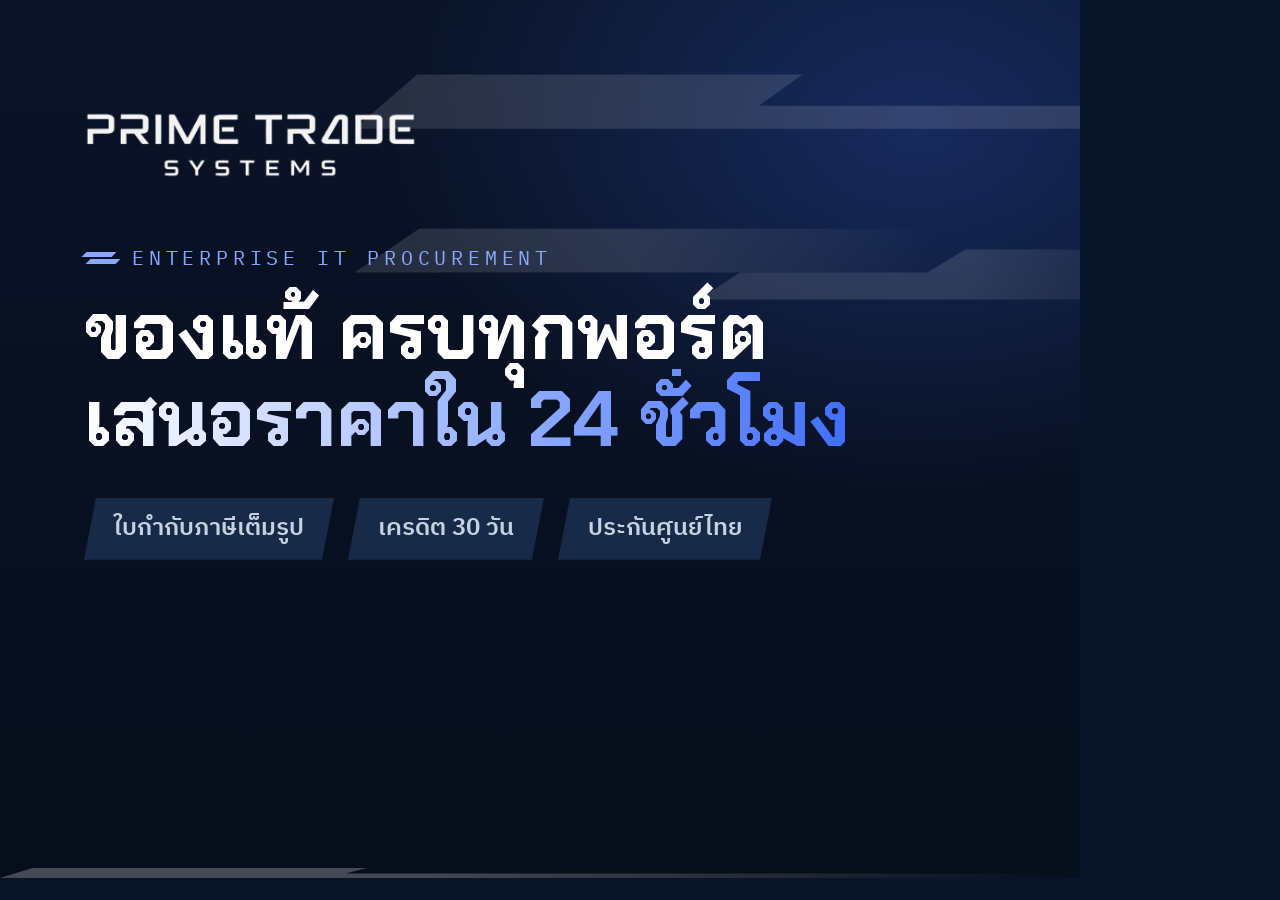
<file: line-oa/src/cover.html>
<!DOCTYPE html>
<html lang="th">
<head>
<meta charset="UTF-8">
<title>Cover 1080x878</title>
<link rel="stylesheet" href="brand.css">
<style>
html,body{width:1080px;height:878px}
body{
  position:relative;
  background:
    radial-gradient(ellipse 70% 60% at 85% 15%,rgba(63,109,255,.26),transparent 70%),
    linear-gradient(180deg,var(--navy),var(--navy-950));
}
/* LINE overlays the profile picture and name on the lower part of the cover:
   keep text in the upper ~60% */
.bg-mark{position:absolute;right:-160px;top:60px;width:900px;opacity:.12}
.in{position:absolute;left:84px;right:84px;top:110px}
.logo{height:70px;width:auto;display:block}
.eyebrow{font-size:20px;letter-spacing:.24em;gap:18px;margin-top:64px}
.eyebrow::before{width:30px;height:5px;box-shadow:11px 7px 0 0 currentColor;margin-bottom:7px}
h1{font-family:var(--display);font-weight:700;font-size:78px;line-height:1.12;margin-top:18px}
h1 .hl{background:linear-gradient(90deg,#fff,var(--blue-soft) 60%,var(--blue));-webkit-background-clip:text;background-clip:text;color:transparent}
.tags{display:flex;gap:14px;margin-top:34px}
.tags span{
  font-size:24px;font-weight:600;color:var(--silver);
  background:rgba(30,53,87,.7);padding:10px 30px 12px;
  clip-path:polygon(12px 0,100% 0,calc(100% - 12px) 100%,0 100%);
}
.foot{position:absolute;left:0;right:0;bottom:0;height:10px}
.foot .streak{height:100%;width:100%;opacity:.25}
</style>
</head>
<body>
<svg class="bg-mark" viewBox="40 195 432 122">
  <defs>
    <linearGradient id="fA" x1="47" x2="330" gradientUnits="userSpaceOnUse"><stop offset="0" stop-color="#fff"/><stop offset=".48" stop-color="#fff"/><stop offset="1" stop-color="#fff" stop-opacity="0"/></linearGradient>
    <linearGradient id="fB" x1="212" x2="468" gradientUnits="userSpaceOnUse"><stop offset="0" stop-color="#fff"/><stop offset=".5" stop-color="#fff"/><stop offset="1" stop-color="#fff" stop-opacity="0"/></linearGradient>
  </defs>
  <path fill="#fff" d="M47 228 77 202H262L241 217H465L452 228Z"/>
  <path fill="url(#fA)" d="M47 297 78 276H330V297Z"/>
  <path fill="url(#fB)" d="M212 310 232 297H322L340 286H468V310Z"/>
</svg>
<div class="in">
  <img class="logo" src="../../logo-white.png" alt="">
  <p class="eyebrow">Enterprise IT procurement</p>
  <h1>ของแท้ ครบทุกพอร์ต<br><span class="hl">เสนอราคาใน 24 ชั่วโมง</span></h1>
  <div class="tags">
    <span>ใบกำกับภาษีเต็มรูป</span><span>เครดิต 30 วัน</span><span>ประกันศูนย์ไทย</span>
  </div>
</div>
<div class="foot"><span class="streak"></span></div>
</body>
</html>
</file>
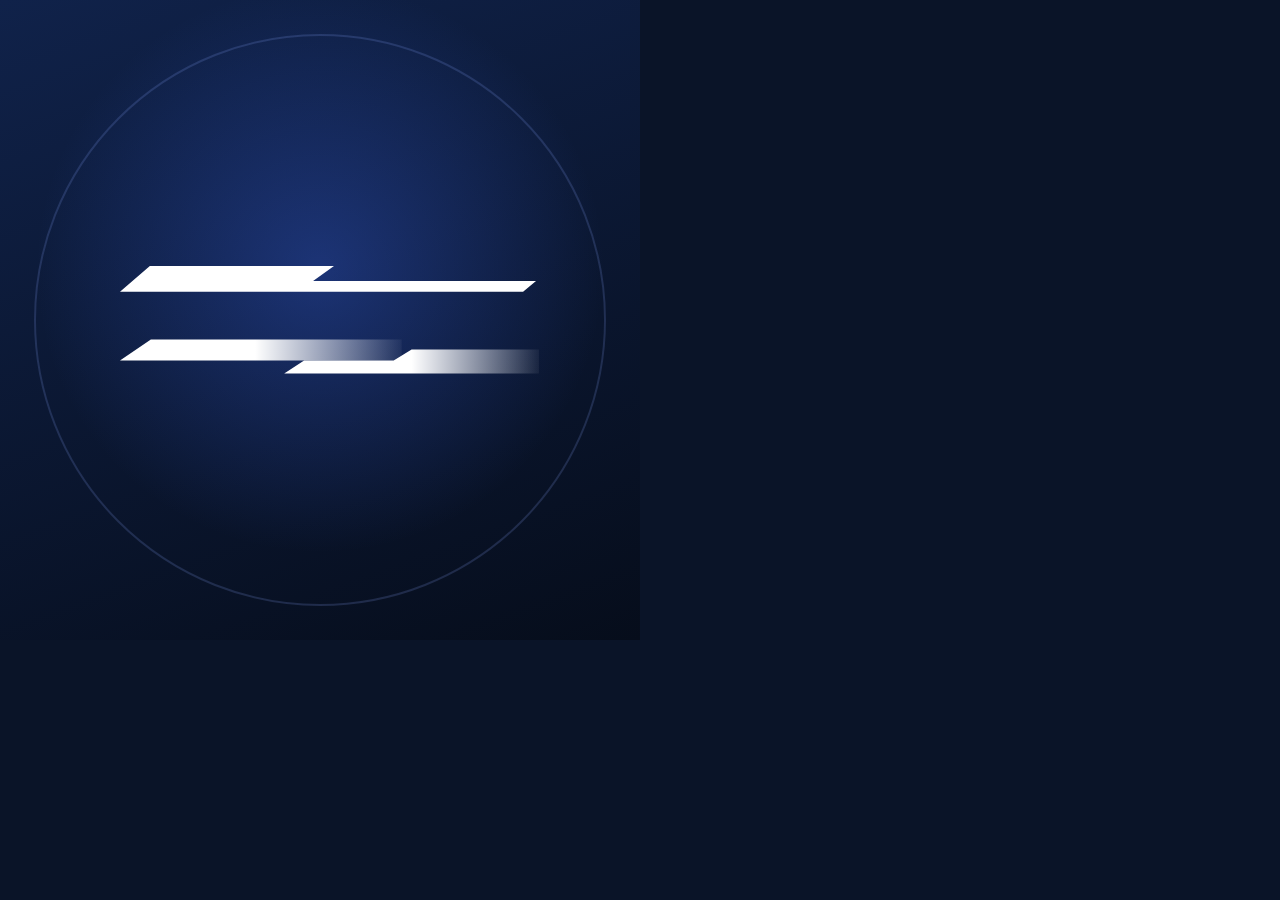
<file: line-oa/src/profile.html>
<!DOCTYPE html>
<html lang="th">
<head>
<meta charset="UTF-8">
<title>Profile 640x640</title>
<link rel="stylesheet" href="brand.css">
<style>
html,body{width:640px;height:640px}
body{
  display:grid;place-items:center;position:relative;
  background:
    radial-gradient(circle at 50% 42%,rgba(63,109,255,.32),transparent 58%),
    linear-gradient(160deg,#10224A,var(--navy-950));
}
/* LINE crops to a circle — keep the mark inside the safe inner ~70% */
.mark{width:430px;height:auto;transform:translateX(8px)}
.ring{position:absolute;inset:34px;border-radius:50%;border:2px solid rgba(138,168,255,.18)}
</style>
</head>
<body>
<span class="ring"></span>
<svg class="mark" viewBox="40 195 432 122">
  <defs>
    <linearGradient id="fA" x1="47" x2="330" gradientUnits="userSpaceOnUse"><stop offset="0" stop-color="#fff"/><stop offset=".48" stop-color="#fff"/><stop offset="1" stop-color="#fff" stop-opacity=".05"/></linearGradient>
    <linearGradient id="fB" x1="212" x2="468" gradientUnits="userSpaceOnUse"><stop offset="0" stop-color="#fff"/><stop offset=".5" stop-color="#fff"/><stop offset="1" stop-color="#fff" stop-opacity=".05"/></linearGradient>
  </defs>
  <path fill="#fff" d="M47 228 77 202H262L241 217H465L452 228Z"/>
  <path fill="url(#fA)" d="M47 297 78 276H330V297Z"/>
  <path fill="url(#fB)" d="M212 310 232 297H322L340 286H468V310Z"/>
</svg>
</body>
</html>
</file>
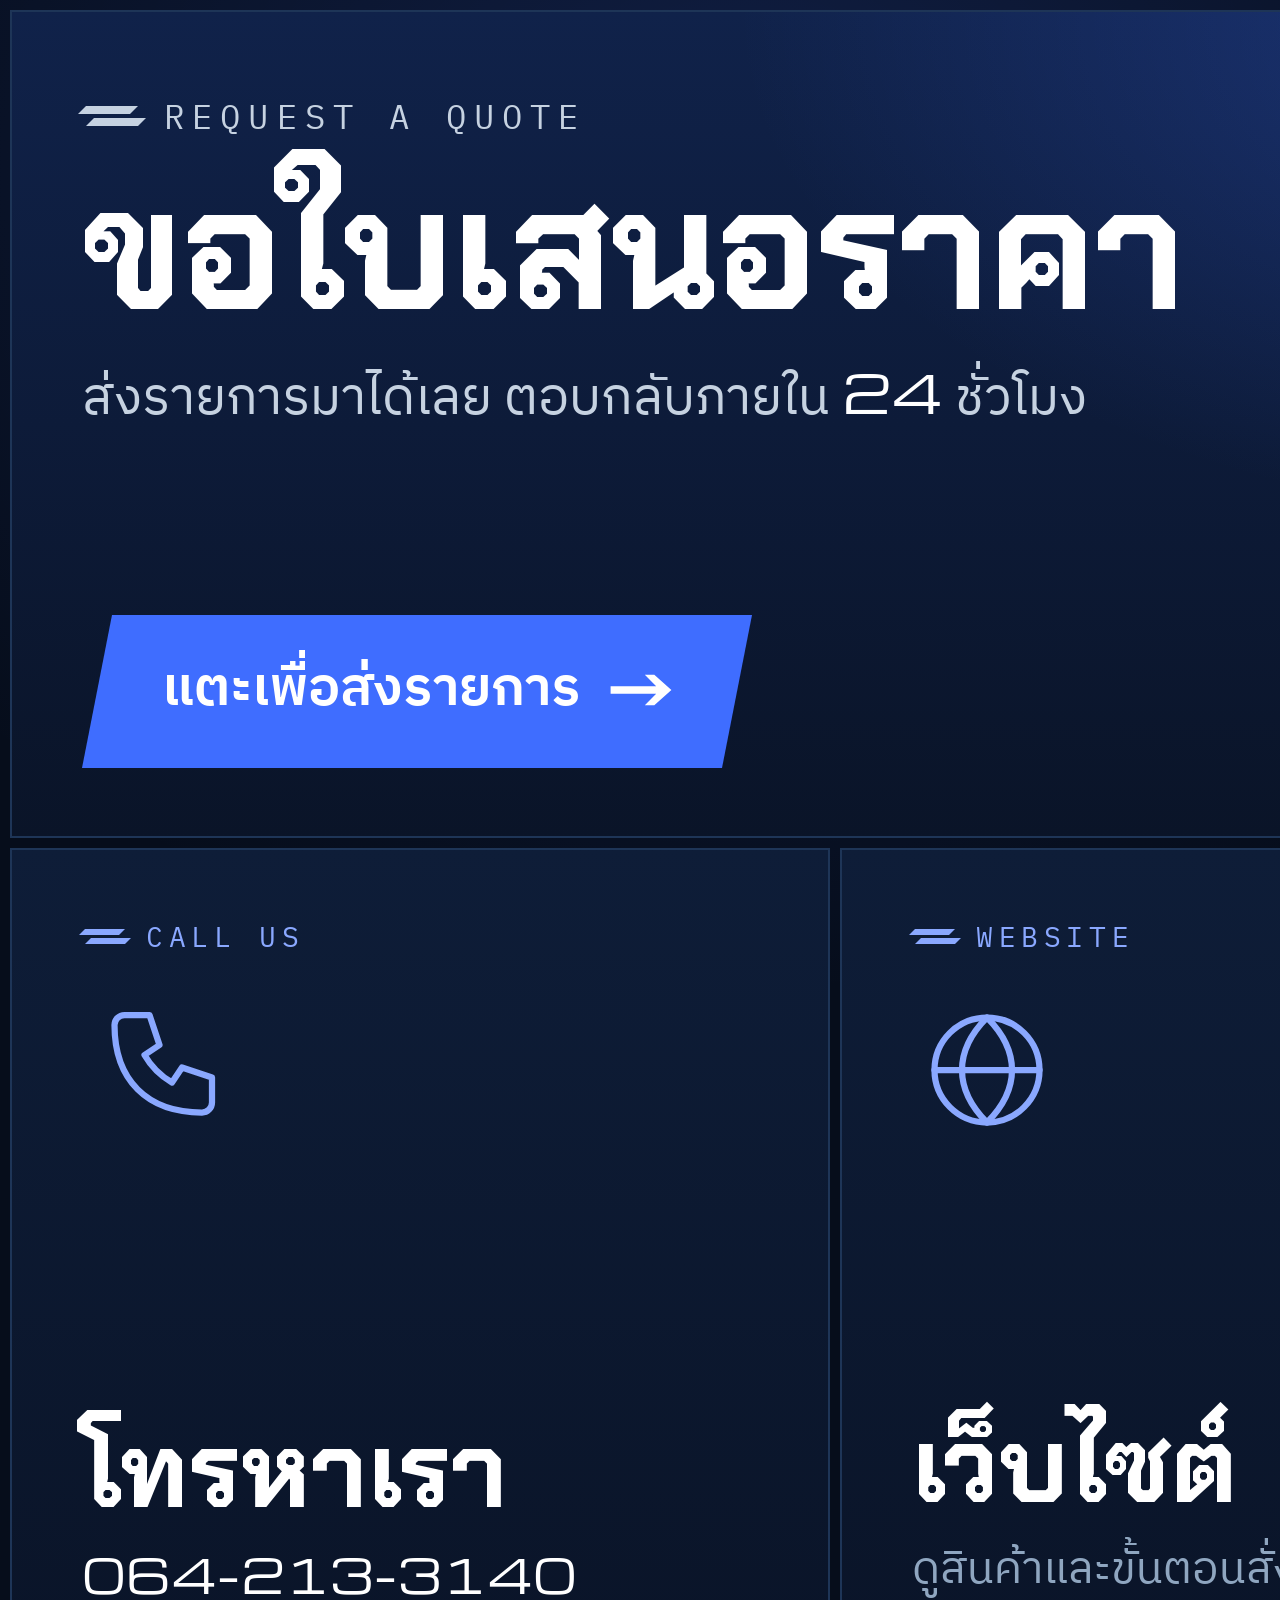
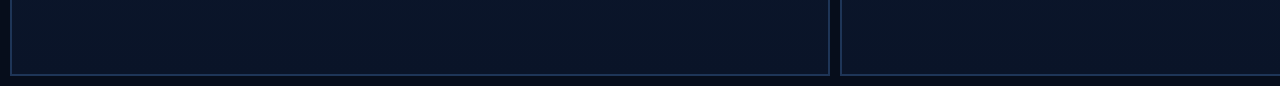
<file: line-oa/src/richmenu.html>
<!DOCTYPE html>
<html lang="th">
<head>
<meta charset="UTF-8">
<title>Rich Menu 2500x1686</title>
<link rel="stylesheet" href="brand.css">
<style>
html,body{width:2500px;height:1686px}
body{
  position:relative;
  background:
    radial-gradient(ellipse 60% 70% at 30% 10%,rgba(63,109,255,.18),transparent 70%),
    var(--navy-950);
}
.grid{
  position:absolute;inset:0;display:grid;gap:10px;padding:10px;
  grid-template-columns:repeat(3,1fr);grid-template-rows:1fr 1fr;
}
.cell{
  position:relative;overflow:hidden;
  background:linear-gradient(180deg,var(--navy-2),var(--navy));
  padding:70px 72px;display:flex;flex-direction:column;
}
.cell::after{ /* hairline border */
  content:"";position:absolute;inset:0;border:2px solid var(--steel);pointer-events:none;
}

/* A: quote — spans two columns */
.a{grid-column:1 / span 2;justify-content:space-between;
   background:radial-gradient(ellipse 80% 90% at 100% 0%,rgba(63,109,255,.28),transparent 70%),linear-gradient(180deg,#10224A,var(--navy))}
.a .mark{position:absolute;right:-120px;top:70px;width:1000px;opacity:.14}
.a .eyebrow{font-size:34px;letter-spacing:.24em;gap:30px}
.a .eyebrow::before{width:52px;height:8px;box-shadow:20px 12px 0 0 currentColor;margin-bottom:12px}
.a h2{font-family:var(--display);font-weight:700;font-size:168px;line-height:1.05;letter-spacing:-.01em;margin-top:26px}
.a p{font-size:52px;color:var(--silver);margin-top:14px}
.a p b{font-family:var(--wide);font-weight:400;color:#fff}
.cta{
  align-self:flex-start;display:flex;align-items:center;gap:30px;
  background:var(--blue);color:#fff;font-weight:600;font-size:54px;
  padding:30px 80px 34px;
  clip-path:polygon(30px 0,100% 0,calc(100% - 30px) 100%,0 100%);
}
.cta svg{width:62px;height:38px}

/* B: products — tall icon stack */
.b .eyebrow,.s .eyebrow{font-size:28px;letter-spacing:.2em;gap:24px}
.b .eyebrow::before,.s .eyebrow::before{width:40px;height:6px;box-shadow:15px 9px 0 0 currentColor;margin-bottom:9px}
.b h3,.s h3{font-family:var(--display);font-weight:700;font-size:104px;line-height:1.1;margin-top:auto}
.b .sub,.s .sub{font-size:44px;color:var(--muted-dark);margin-top:10px}
.icons{display:grid;grid-template-columns:repeat(4,1fr);gap:22px;margin-top:56px}
.icons span{
  aspect-ratio:1;display:grid;place-items:center;
  background:rgba(30,53,87,.45);border:2px solid var(--steel);
}
.icons span.on{border-color:var(--blue);background:rgba(63,109,255,.18)}
.icons svg{width:70%;height:70%;color:var(--blue-soft)}
.b .n{font-family:var(--wide);font-size:40px;color:#fff}

/* bottom small cells */
.s{justify-content:flex-start}
.s .ico{width:150px;height:150px;color:var(--blue-soft);margin-top:40px}
.s .streak{height:14px;width:220px;margin-top:40px}
.s .val{font-family:var(--wide);font-size:46px;color:#fff;margin-top:12px;letter-spacing:.01em}
.s.accent .ico{color:var(--signal)}
</style>
</head>
<body>
<svg width="0" height="0" style="position:absolute">
  <defs>
    <linearGradient id="fA" x1="47" x2="330" gradientUnits="userSpaceOnUse"><stop offset="0" stop-color="#fff"/><stop offset=".48" stop-color="#fff"/><stop offset="1" stop-color="#fff" stop-opacity="0"/></linearGradient>
    <linearGradient id="fB" x1="212" x2="468" gradientUnits="userSpaceOnUse"><stop offset="0" stop-color="#fff"/><stop offset=".5" stop-color="#fff"/><stop offset="1" stop-color="#fff" stop-opacity="0"/></linearGradient>
  </defs>
  <symbol id="mk" viewBox="40 195 432 122">
    <path fill="#fff" d="M47 228 77 202H262L241 217H465L452 228Z"/>
    <path fill="url(#fA)" d="M47 297 78 276H330V297Z"/>
    <path fill="url(#fB)" d="M212 310 232 297H322L340 286H468V310Z"/>
  </symbol>
  <g id="st" fill="none" stroke="currentColor" stroke-width="3.2" stroke-linecap="round" stroke-linejoin="round"></g>
  <symbol id="i-cpu" viewBox="0 0 120 120" fill="none" stroke="currentColor" stroke-width="5" stroke-linecap="round" stroke-linejoin="round"><rect x="26" y="26" width="68" height="46" rx="3"/><path d="M16 88h88l-8-14H24z"/></symbol>
  <symbol id="i-net" viewBox="0 0 120 120" fill="none" stroke="currentColor" stroke-width="5" stroke-linecap="round" stroke-linejoin="round"><rect x="10" y="42" width="100" height="34" rx="3"/><path d="M24 54v10M38 54v10M52 54v10M66 54v10M86 54h14M86 64h14"/></symbol>
  <symbol id="i-lic" viewBox="0 0 120 120" fill="none" stroke="currentColor" stroke-width="5" stroke-linecap="round" stroke-linejoin="round"><path d="M30 16h38l22 22v66H30z"/><path d="M68 16v22h22"/><path d="M44 66l10 11 22-25"/></symbol>
  <symbol id="i-srv" viewBox="0 0 120 120" fill="none" stroke="currentColor" stroke-width="5" stroke-linecap="round" stroke-linejoin="round"><rect x="28" y="16" width="64" height="88" rx="3"/><path d="M28 46h64M28 74h64M55 31h24M55 60h24M55 89h24"/></symbol>
  <symbol id="i-mob" viewBox="0 0 120 120" fill="none" stroke="currentColor" stroke-width="5" stroke-linecap="round" stroke-linejoin="round"><rect x="16" y="24" width="50" height="70" rx="5"/><rect x="76" y="42" width="30" height="52" rx="5"/></symbol>
  <symbol id="i-sec" viewBox="0 0 120 120" fill="none" stroke="currentColor" stroke-width="5" stroke-linecap="round" stroke-linejoin="round"><rect x="18" y="34" width="60" height="28" rx="14"/><circle cx="66" cy="48" r="8"/><path d="M44 62v28M30 90h28"/></symbol>
  <symbol id="i-gam" viewBox="0 0 120 120" fill="none" stroke="currentColor" stroke-width="5" stroke-linecap="round" stroke-linejoin="round"><rect x="12" y="36" width="96" height="48" rx="12"/><path d="M26 60h17M34.5 51.5v17"/><circle cx="90" cy="54" r="4"/><circle cx="98" cy="66" r="4"/></symbol>
  <symbol id="i-prp" viewBox="0 0 120 120" fill="none" stroke="currentColor" stroke-width="5" stroke-linecap="round" stroke-linejoin="round"><path d="M38 40V18h44v22"/><rect x="22" y="40" width="76" height="38" rx="3"/><path d="M38 78h44v24H38z"/></symbol>
  <symbol id="i-tel" viewBox="0 0 120 120" fill="none" stroke="currentColor" stroke-width="5" stroke-linecap="round" stroke-linejoin="round"><path d="M34 16h20l8 24-12 8a60 60 0 0 0 22 22l8-12 24 8v20a8 8 0 0 1-8 8C52 94 26 68 26 24a8 8 0 0 1 8-8z"/></symbol>
  <symbol id="i-web" viewBox="0 0 120 120" fill="none" stroke="currentColor" stroke-width="5" stroke-linecap="round" stroke-linejoin="round"><circle cx="60" cy="60" r="42"/><path d="M18 60h84M60 18c14 14 20 28 20 42s-6 28-20 42c-14-14-20-28-20-42s6-28 20-42z"/></symbol>
  <symbol id="i-clk" viewBox="0 0 120 120" fill="none" stroke="currentColor" stroke-width="5" stroke-linecap="round" stroke-linejoin="round"><circle cx="60" cy="60" r="42"/><path d="M60 34v28l18 12"/></symbol>
</svg>

<div class="grid">
  <!-- A: 0,0 → 1666,843 -->
  <div class="cell a">
    <svg class="mark" viewBox="40 195 432 122"><use href="#mk"/></svg>
    <div>
      <p class="eyebrow">Request a quote</p>
      <h2>ขอใบเสนอราคา</h2>
      <p>ส่งรายการมาได้เลย ตอบกลับภายใน <b>24</b> ชั่วโมง</p>
    </div>
    <span class="cta">แตะเพื่อส่งรายการ
      <svg viewBox="0 0 16 10" fill="currentColor"><path d="M0 4h12L9 1h2.5L16 5l-4.5 4H9l3-3H0z"/></svg>
    </span>
  </div>

  <!-- B: 1666,0 → 2500,843 -->
  <div class="cell b">
    <p class="eyebrow">Products</p>
    <div class="icons">
      <span class="on"><svg><use href="#i-cpu"/></svg></span>
      <span><svg><use href="#i-net"/></svg></span>
      <span><svg><use href="#i-lic"/></svg></span>
      <span><svg><use href="#i-srv"/></svg></span>
      <span><svg><use href="#i-mob"/></svg></span>
      <span><svg><use href="#i-sec"/></svg></span>
      <span><svg><use href="#i-gam"/></svg></span>
      <span><svg><use href="#i-prp"/></svg></span>
    </div>
    <h3>หมวดสินค้า</h3>
    <p class="sub"><span class="n">08</span> หมวด ครบทั้งระบบ</p>
  </div>

  <!-- C: 0,843 → 833,1686 -->
  <div class="cell s">
    <p class="eyebrow">Call us</p>
    <svg class="ico"><use href="#i-tel"/></svg>
    <h3>โทรหาเรา</h3>
    <p class="val">064-213-3140</p>
  </div>

  <!-- D: 833,843 → 1666,1686 -->
  <div class="cell s">
    <p class="eyebrow">Website</p>
    <svg class="ico"><use href="#i-web"/></svg>
    <h3>เว็บไซต์</h3>
    <p class="sub">ดูสินค้าและขั้นตอนสั่งซื้อ</p>
  </div>

  <!-- E: 1666,843 → 2500,1686 -->
  <div class="cell s accent">
    <p class="eyebrow">Contact</p>
    <svg class="ico"><use href="#i-clk"/></svg>
    <h3>ติดต่อเรา</h3>
    <p class="sub">จันทร์–ศุกร์ 09:00–18:00</p>
  </div>
</div>
</body>
</html>
</file>
<file: line-oa/src/brand.css>
/* Shared brand tokens for LINE OA artwork — mirrors index.html */
@import url("https://fonts.googleapis.com/css2?family=Chakra+Petch:wght@600;700&family=IBM+Plex+Mono:wght@500&family=IBM+Plex+Sans+Thai:wght@500;600&family=Michroma&display=block");

:root{
  --navy-950:#060D1B;
  --navy:#0A1428;
  --navy-2:#0E1D38;
  --steel:#1E3557;
  --steel-soft:#2A4770;
  --silver:#C6D2E1;
  --muted-dark:#8FA6C0;
  --blue:#3F6DFF;
  --blue-soft:#8AA8FF;
  --signal:#FFB020;

  --wide:"Michroma","Chakra Petch",sans-serif;
  --display:"Chakra Petch",sans-serif;
  --body:"IBM Plex Sans Thai",sans-serif;
  --mono:"IBM Plex Mono",monospace;
}
*{box-sizing:border-box;margin:0;padding:0}
html,body{overflow:hidden;background:var(--navy);color:#fff;font-family:var(--body)}

/* two stepped mini-stripes, same as the site eyebrow */
.eyebrow{display:flex;align-items:center;font-family:var(--mono);text-transform:uppercase;color:var(--blue-soft)}
.eyebrow::before{content:"";flex:none;background:currentColor;transform:skewX(-45deg)}

/* the logo stripe as a rule */
.streak{
  display:block;background:linear-gradient(90deg,#fff 0%,#fff 38%,rgba(255,255,255,0) 100%);
  clip-path:polygon(0 100%,3% 0,34% 0,32% 55%,100% 55%,99.5% 100%);
}
.mark{display:block;pointer-events:none}
</file>
